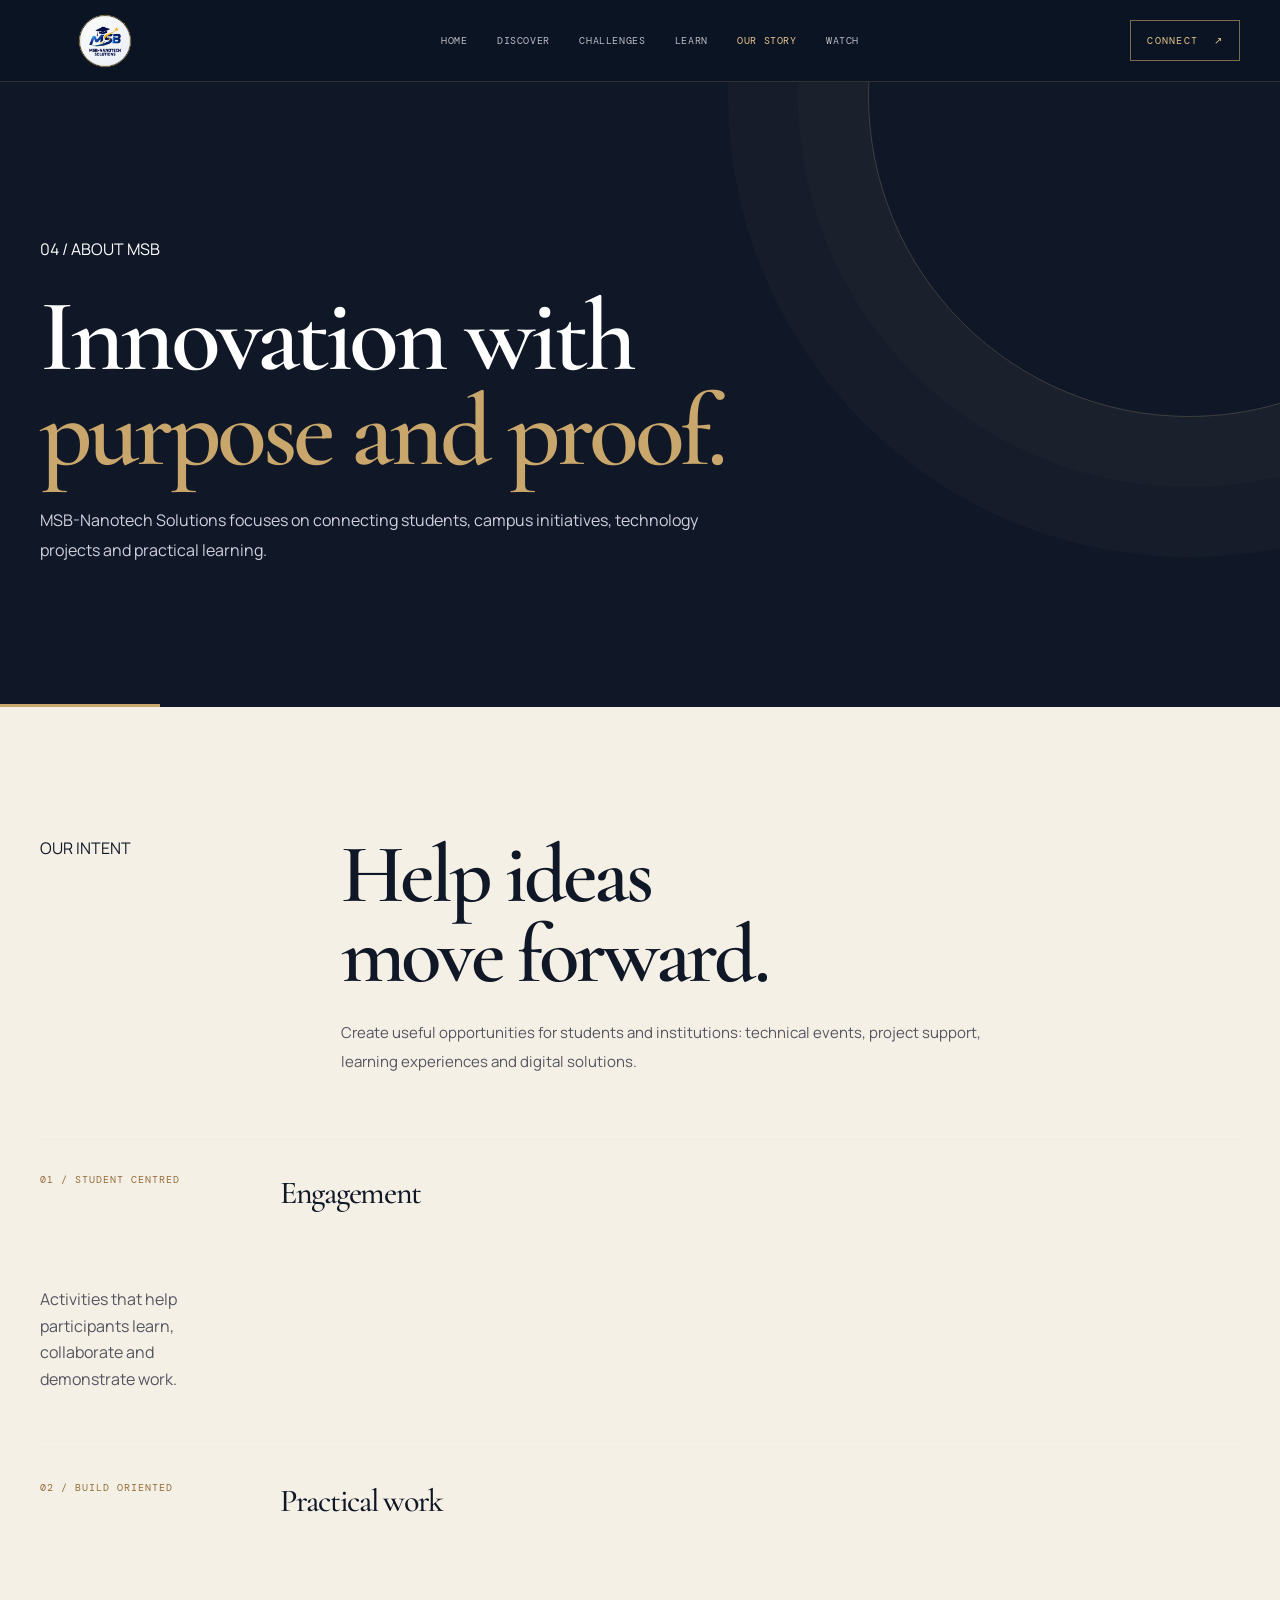
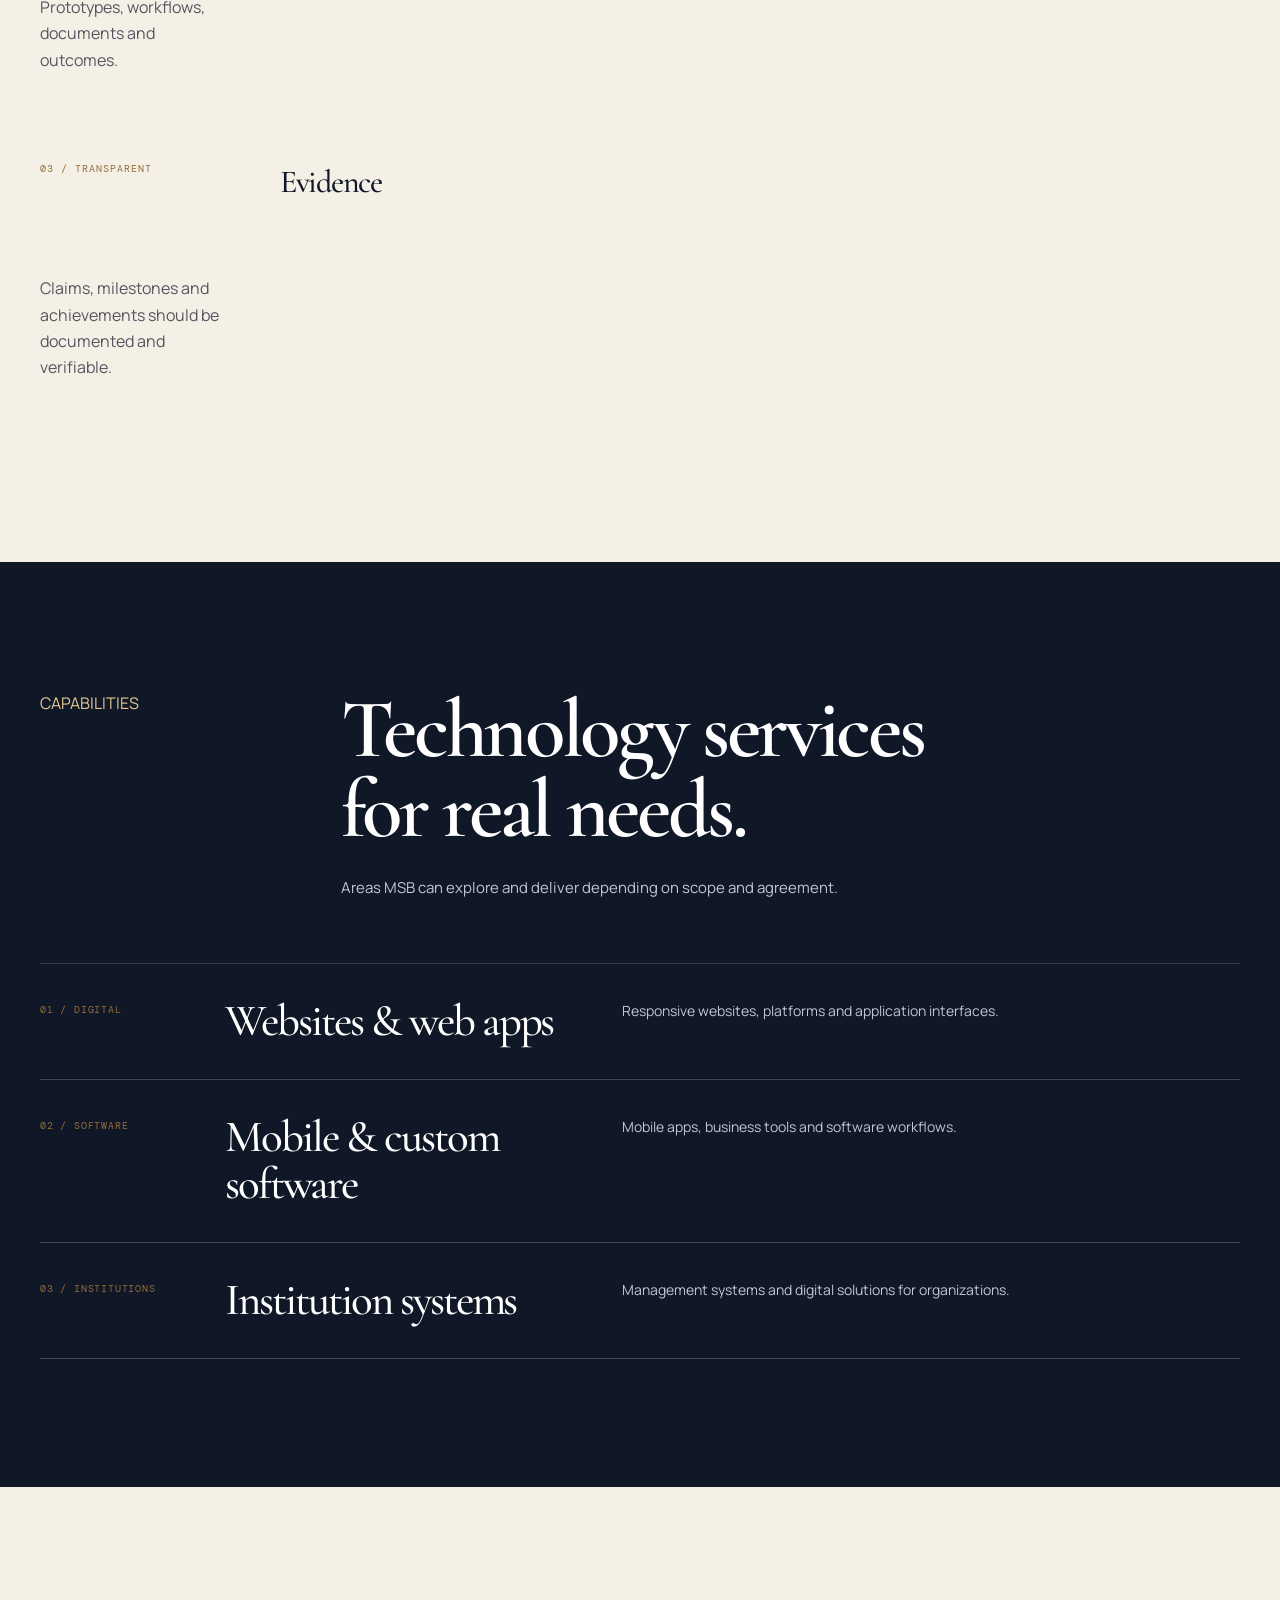
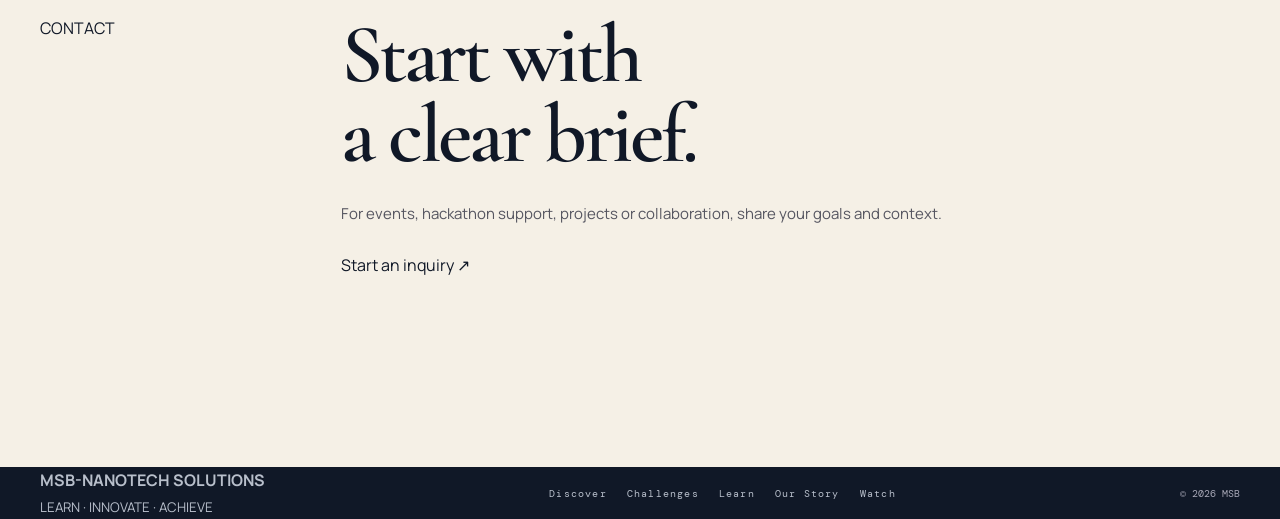
<file: about.html>
<!doctype html><html lang="en"><head><meta charset="utf-8"><meta name="viewport" content="width=device-width,initial-scale=1"><meta name="theme-color" content="#090e1d"><title>about | MSB-Nanotech Solutions</title><link rel="preconnect" href="https://fonts.googleapis.com"><link rel="preconnect" href="https://fonts.gstatic.com" crossorigin><link href="https://fonts.googleapis.com/css2?family=Cormorant+Garamond:wght@500;600;700&display=swap" rel="stylesheet"><link rel="stylesheet" href="assets/site.css?v=gold-globe-motion"></head><body><div class="progress"></div><header class="home-header"><div class="home-nav"><a class="home-logo" href="index.html"><img src="assets/MSB-logo.png" alt="MSB Nanotech Solutions"></a><nav class="home-links" aria-label="Main navigation"><a href="index.html">Home</a><a href="events.html">Discover</a><a href="hackathons.html">Challenges</a><a href="courses.html">Learn</a><a href="about.html" aria-current="page">Our Story</a><a href="videos.html">Watch</a></nav><a class="home-contact" href="about.html#contact">Connect <span>↗</span></a><button class="home-menu" aria-expanded="false" aria-controls="home-navigation">Menu</button></div></header><main><div class="pagehero"><div class="wrap"><div class="eyebrow">04 / ABOUT MSB</div><h1>Innovation with<br><em>purpose and proof.</em></h1><p>MSB-Nanotech Solutions focuses on connecting students, campus initiatives, technology projects and practical learning.</p></div></div><section class="section"><div class="wrap"><div class="head"><div class="eyebrow">OUR INTENT</div><div><h2>Help ideas<br>move forward.</h2><p>Create useful opportunities for students and institutions: technical events, project support, learning experiences and digital solutions.</p></div></div><div class="list"><div class="item"><span class="num">01 / STUDENT CENTRED</span><h3>Engagement</h3><p>Activities that help participants learn, collaborate and demonstrate work.</p></div><div class="item"><span class="num">02 / BUILD ORIENTED</span><h3>Practical work</h3><p>Prototypes, workflows, documents and outcomes.</p></div><div class="item"><span class="num">03 / TRANSPARENT</span><h3>Evidence</h3><p>Claims, milestones and achievements should be documented and verifiable.</p></div></div></div></section><section class="section dark" id="services"><div class="wrap"><div class="head"><div class="eyebrow">CAPABILITIES</div><div><h2>Technology services<br>for real needs.</h2><p>Areas MSB can explore and deliver depending on scope and agreement.</p></div></div><div class="cards"><article class="card"><span class="num">01 / DIGITAL</span><h3>Websites & web apps</h3><p>Responsive websites, platforms and application interfaces.</p></article><article class="card"><span class="num">02 / SOFTWARE</span><h3>Mobile & custom software</h3><p>Mobile apps, business tools and software workflows.</p></article><article class="card"><span class="num">03 / INSTITUTIONS</span><h3>Institution systems</h3><p>Management systems and digital solutions for organizations.</p></article></div></div></section><section class="section" id="contact"><div class="wrap"><div class="head"><div class="eyebrow">CONTACT</div><div><h2>Start with<br>a clear brief.</h2><p>For events, hackathon support, projects or collaboration, share your goals and context.</p><a class="button" style="display:inline-block;margin-top:24px" href="https://github.com/dekubakuko2007-arch/nano-tech/issues/new?title=MSB%20inquiry" target="_blank" rel="noopener">Start an inquiry ↗</a></div></div></div></section></main><footer><div class="wrap foot"><span><b>MSB-NANOTECH SOLUTIONS</b><br><small >LEARN · INNOVATE · ACHIEVE</small></span><div class="footlinks"><a href="events.html">Discover</a><a href="hackathons.html">Challenges</a><a href="courses.html">Learn</a><a href="about.html">Our Story</a><a href="videos.html">Watch</a></div><span class="copyright">© <span id="year"></span> MSB</span></div></footer><script src="assets/site.js"></script></body></html>
</file>
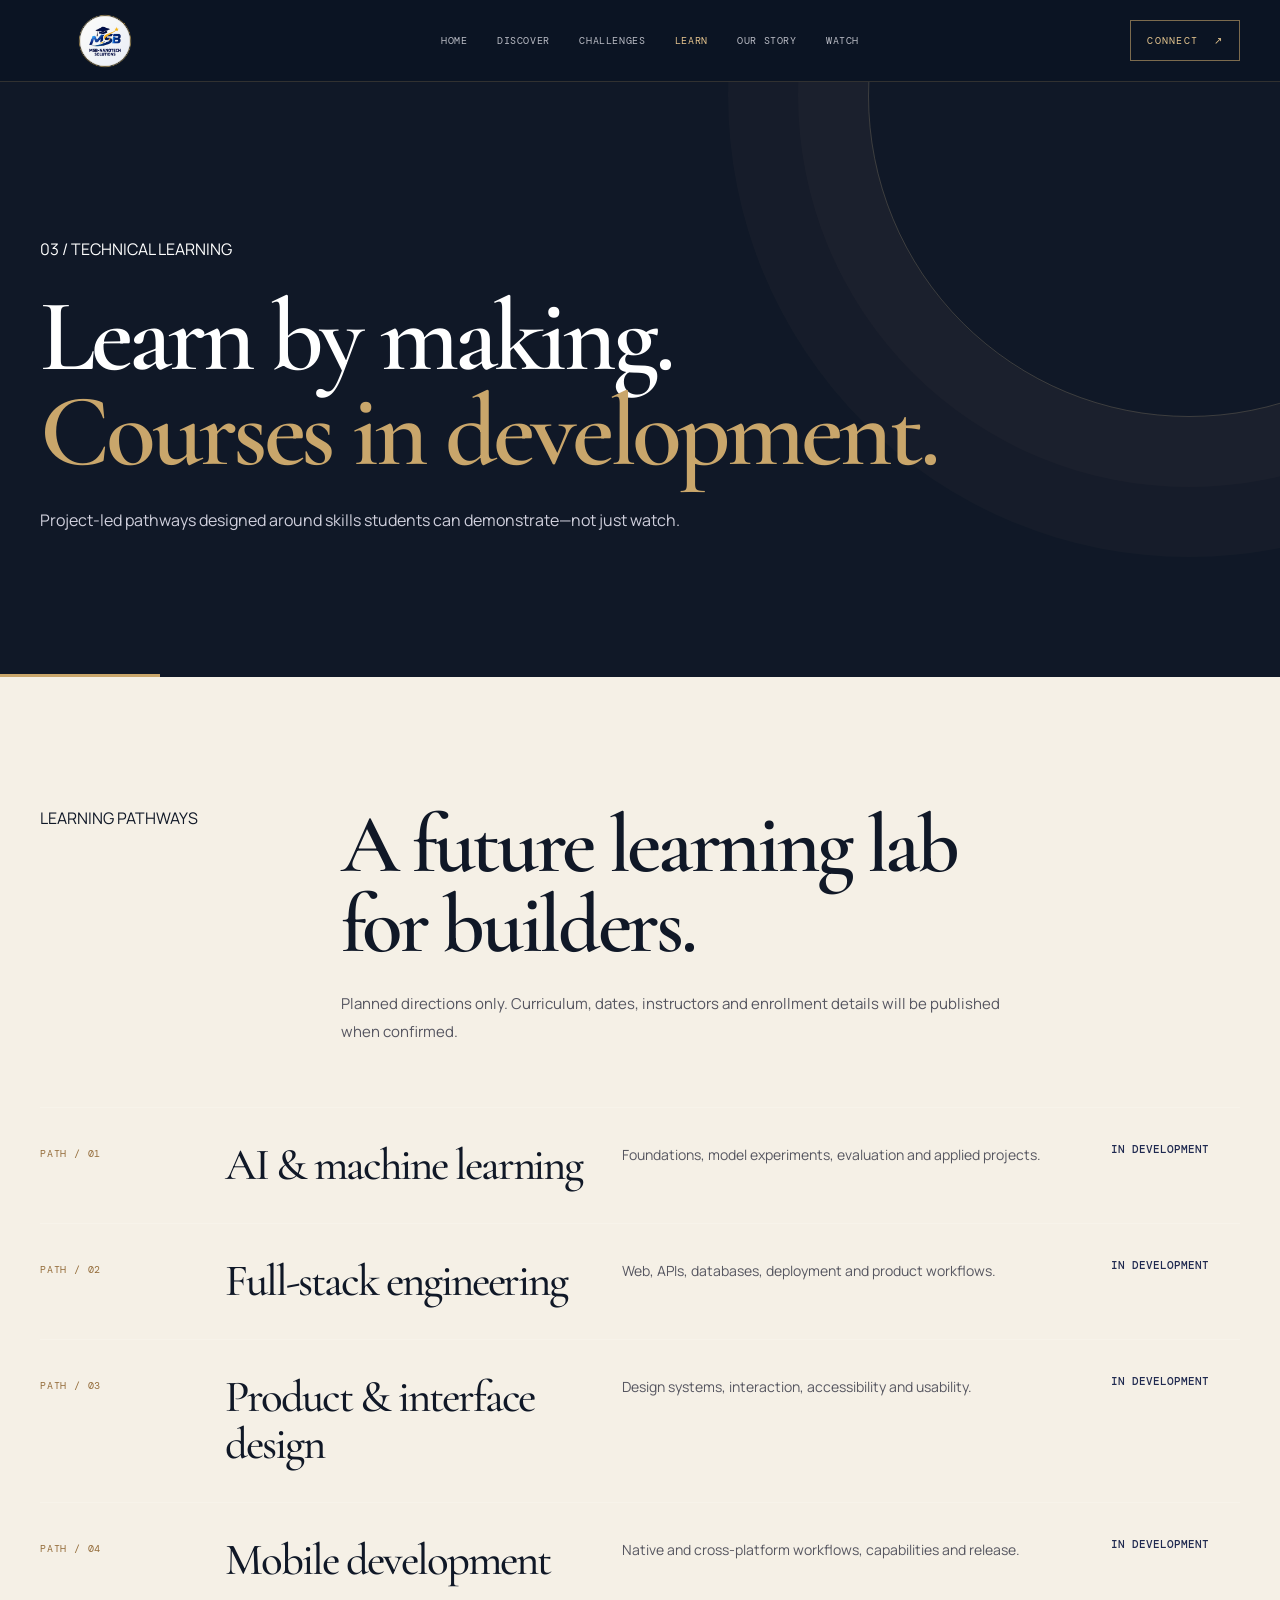
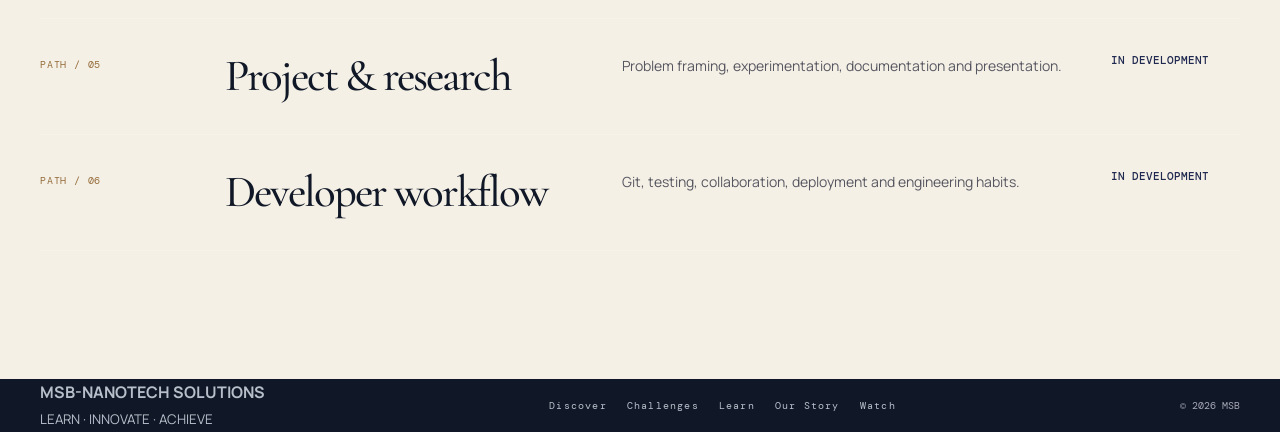
<file: courses.html>
<!doctype html><html lang="en"><head><meta charset="utf-8"><meta name="viewport" content="width=device-width,initial-scale=1"><meta name="theme-color" content="#090e1d"><title>courses | MSB-Nanotech Solutions</title><link rel="preconnect" href="https://fonts.googleapis.com"><link rel="preconnect" href="https://fonts.gstatic.com" crossorigin><link href="https://fonts.googleapis.com/css2?family=Cormorant+Garamond:wght@500;600;700&display=swap" rel="stylesheet"><link rel="stylesheet" href="assets/site.css?v=gold-globe-motion"></head><body><div class="progress"></div><header class="home-header"><div class="home-nav"><a class="home-logo" href="index.html"><img src="assets/MSB-logo.png" alt="MSB Nanotech Solutions"></a><nav class="home-links" aria-label="Main navigation"><a href="index.html">Home</a><a href="events.html">Discover</a><a href="hackathons.html">Challenges</a><a href="courses.html" aria-current="page">Learn</a><a href="about.html">Our Story</a><a href="videos.html">Watch</a></nav><a class="home-contact" href="about.html#contact">Connect <span>↗</span></a><button class="home-menu" aria-expanded="false" aria-controls="home-navigation">Menu</button></div></header><main><div class="pagehero"><div class="wrap"><div class="eyebrow">03 / TECHNICAL LEARNING</div><h1>Learn by making.<br><em>Courses in development.</em></h1><p>Project-led pathways designed around skills students can demonstrate—not just watch.</p></div></div><section class="section"><div class="wrap"><div class="head"><div class="eyebrow">LEARNING PATHWAYS</div><div><h2>A future learning lab<br>for builders.</h2><p>Planned directions only. Curriculum, dates, instructors and enrollment details will be published when confirmed.</p></div></div><div class="cards"><article class="card"><span class="num">PATH / 01</span><h3>AI & machine learning</h3><p>Foundations, model experiments, evaluation and applied projects.</p><a>IN DEVELOPMENT</a></article><article class="card"><span class="num">PATH / 02</span><h3>Full-stack engineering</h3><p>Web, APIs, databases, deployment and product workflows.</p><a>IN DEVELOPMENT</a></article><article class="card"><span class="num">PATH / 03</span><h3>Product & interface design</h3><p>Design systems, interaction, accessibility and usability.</p><a>IN DEVELOPMENT</a></article><article class="card"><span class="num">PATH / 04</span><h3>Mobile development</h3><p>Native and cross-platform workflows, capabilities and release.</p><a>IN DEVELOPMENT</a></article><article class="card"><span class="num">PATH / 05</span><h3>Project & research</h3><p>Problem framing, experimentation, documentation and presentation.</p><a>IN DEVELOPMENT</a></article><article class="card"><span class="num">PATH / 06</span><h3>Developer workflow</h3><p>Git, testing, collaboration, deployment and engineering habits.</p><a>IN DEVELOPMENT</a></article></div></div></section></main><footer><div class="wrap foot"><span><b>MSB-NANOTECH SOLUTIONS</b><br><small >LEARN · INNOVATE · ACHIEVE</small></span><div class="footlinks"><a href="events.html">Discover</a><a href="hackathons.html">Challenges</a><a href="courses.html">Learn</a><a href="about.html">Our Story</a><a href="videos.html">Watch</a></div><span class="copyright">© <span id="year"></span> MSB</span></div></footer><script src="assets/site.js"></script></body></html>
</file>
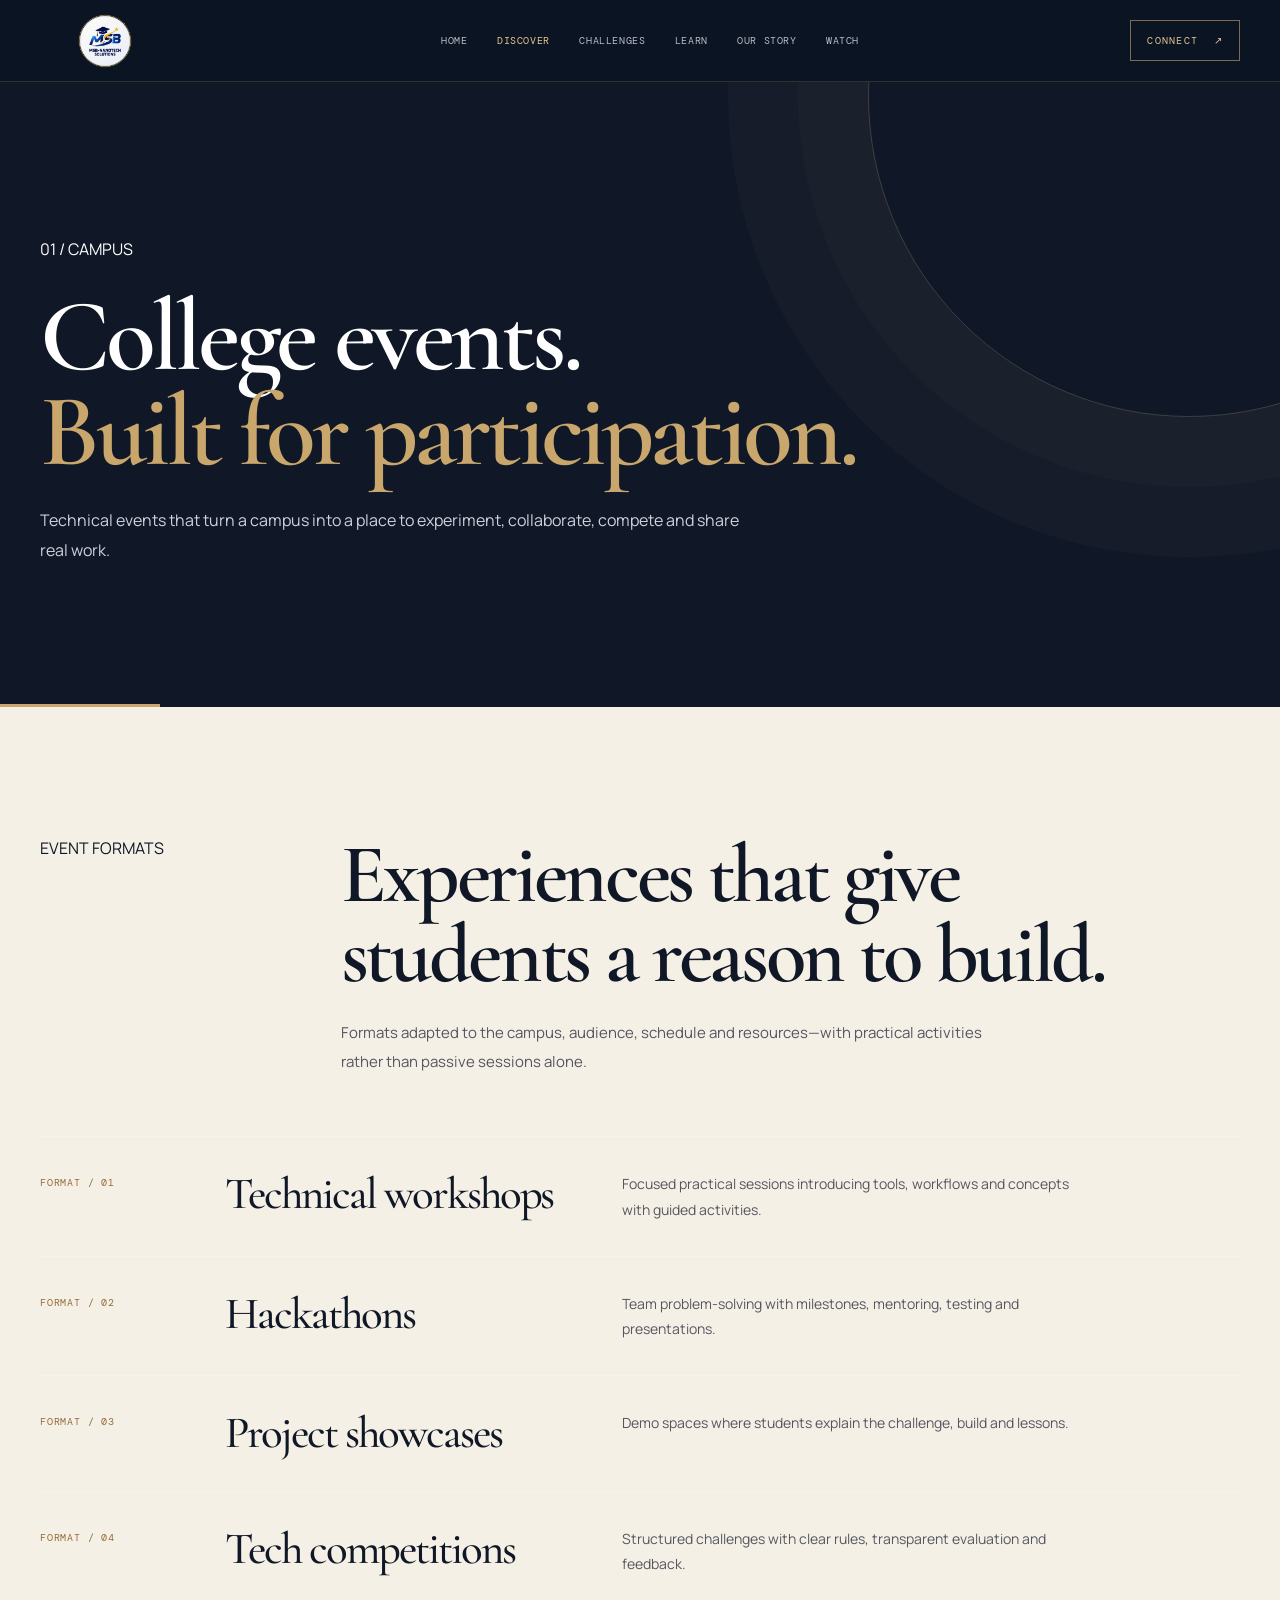
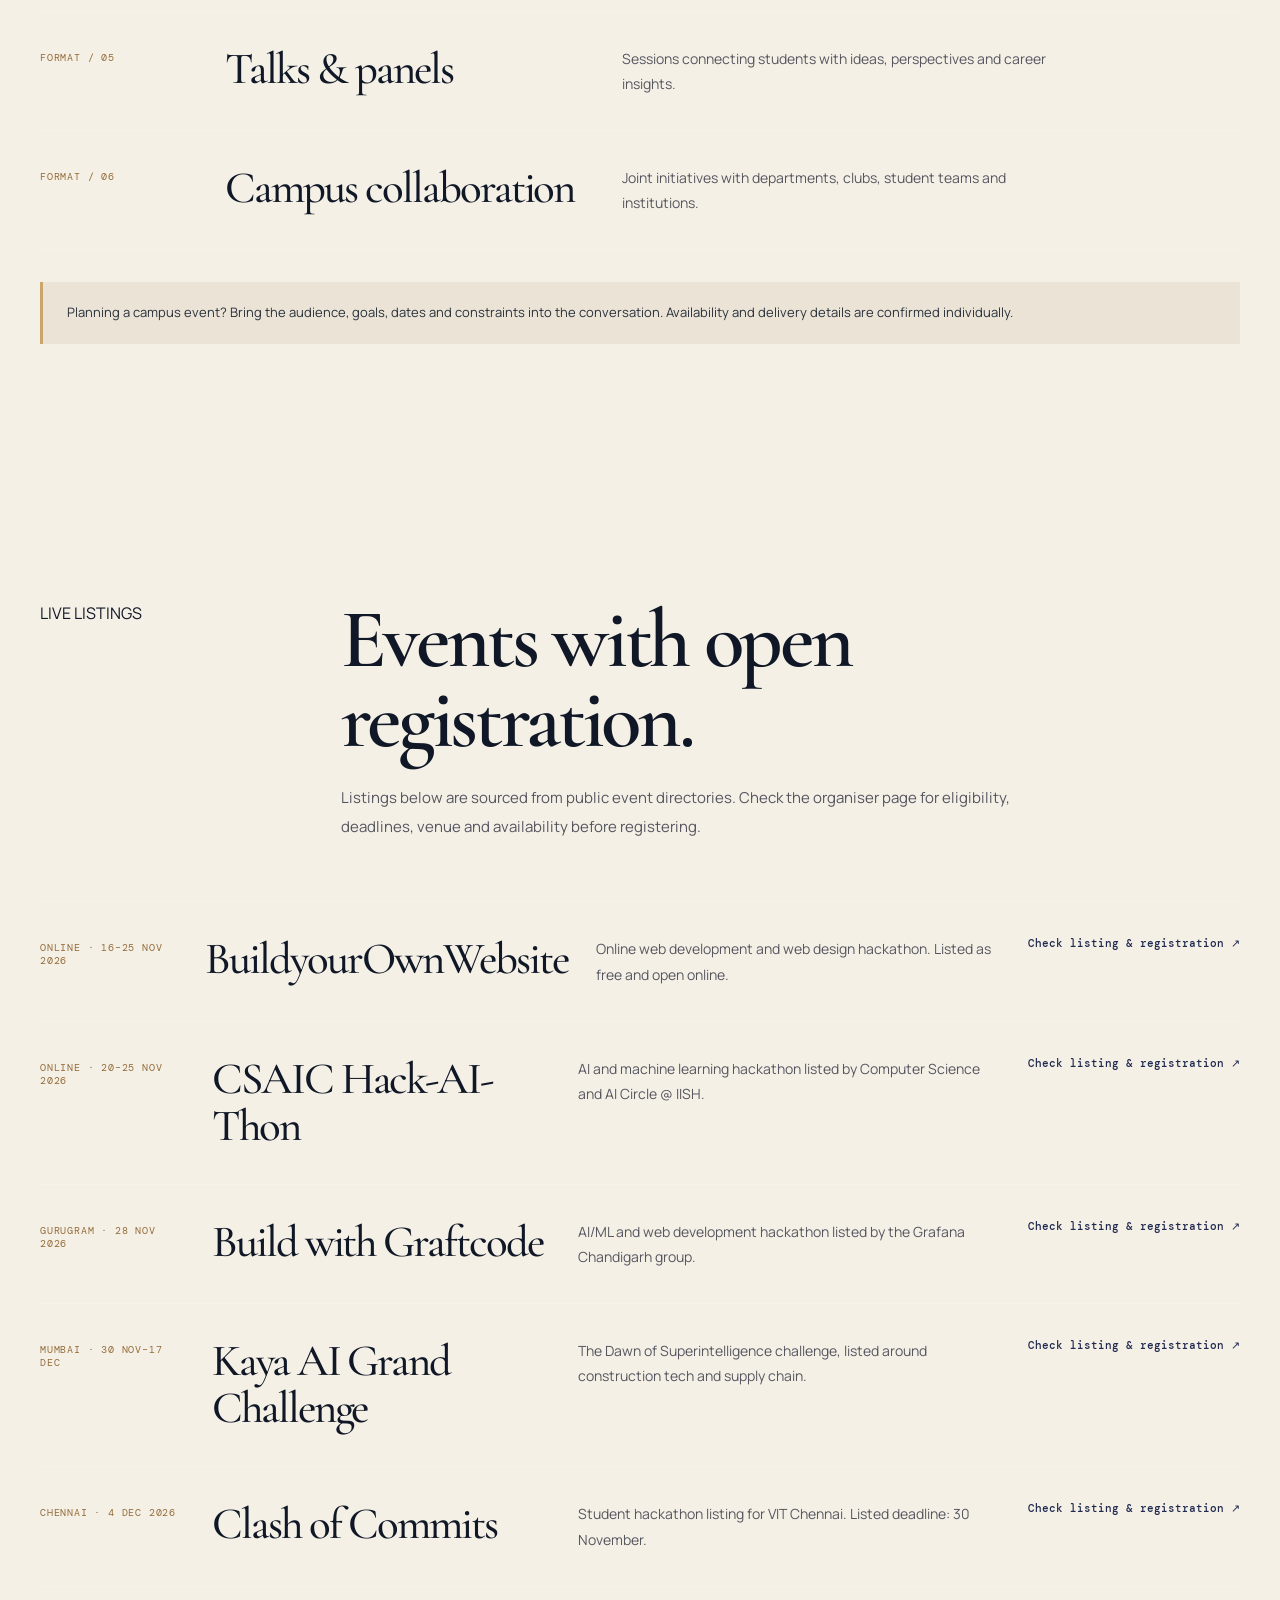
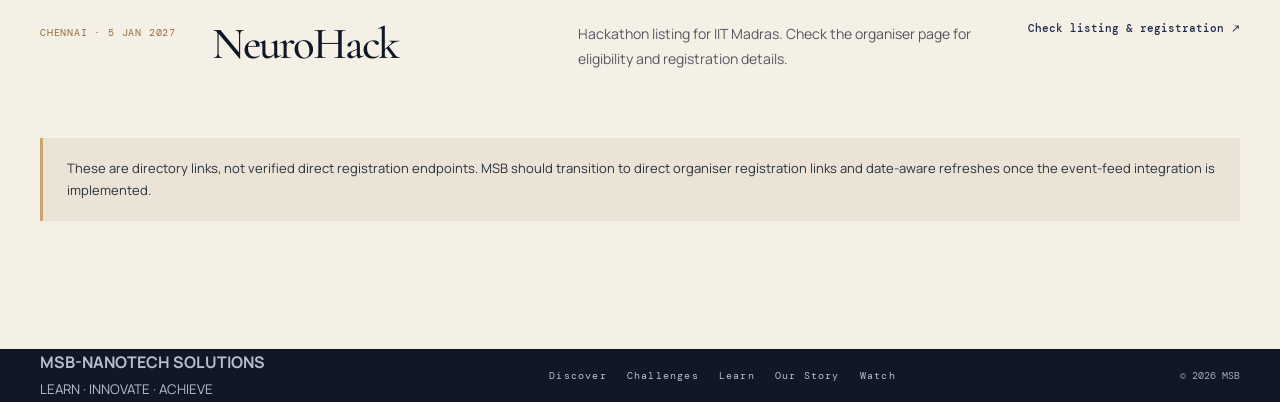
<file: events.html>
<!doctype html><html lang="en"><head><meta charset="utf-8"><meta name="viewport" content="width=device-width,initial-scale=1"><meta name="theme-color" content="#090e1d"><title>events | MSB-Nanotech Solutions</title><link rel="preconnect" href="https://fonts.googleapis.com"><link rel="preconnect" href="https://fonts.gstatic.com" crossorigin><link href="https://fonts.googleapis.com/css2?family=Cormorant+Garamond:wght@500;600;700&display=swap" rel="stylesheet"><link rel="stylesheet" href="assets/site.css?v=gold-globe-motion"></head><body><div class="progress"></div><header class="home-header"><div class="home-nav"><a class="home-logo" href="index.html"><img src="assets/MSB-logo.png" alt="MSB Nanotech Solutions"></a><nav class="home-links" aria-label="Main navigation"><a href="index.html">Home</a><a href="events.html" aria-current="page">Discover</a><a href="hackathons.html">Challenges</a><a href="courses.html">Learn</a><a href="about.html">Our Story</a><a href="videos.html">Watch</a></nav><a class="home-contact" href="about.html#contact">Connect <span>↗</span></a><button class="home-menu" aria-expanded="false" aria-controls="home-navigation">Menu</button></div></header><main><div class="pagehero"><div class="wrap"><div class="eyebrow">01 / CAMPUS</div><h1>College events.<br><em>Built for participation.</em></h1><p>Technical events that turn a campus into a place to experiment, collaborate, compete and share real work.</p></div></div><section class="section" id="formats"><div class="wrap"><div class="head"><div class="eyebrow">EVENT FORMATS</div><div><h2>Experiences that give<br>students a reason to build.</h2><p>Formats adapted to the campus, audience, schedule and resources—with practical activities rather than passive sessions alone.</p></div></div><div class="cards"><article class="card"><span class="num">FORMAT / 01</span><h3>Technical workshops</h3><p>Focused practical sessions introducing tools, workflows and concepts with guided activities.</p></article><article class="card"><span class="num">FORMAT / 02</span><h3>Hackathons</h3><p>Team problem-solving with milestones, mentoring, testing and presentations.</p></article><article class="card"><span class="num">FORMAT / 03</span><h3>Project showcases</h3><p>Demo spaces where students explain the challenge, build and lessons.</p></article><article class="card"><span class="num">FORMAT / 04</span><h3>Tech competitions</h3><p>Structured challenges with clear rules, transparent evaluation and feedback.</p></article><article class="card"><span class="num">FORMAT / 05</span><h3>Talks & panels</h3><p>Sessions connecting students with ideas, perspectives and career insights.</p></article><article class="card"><span class="num">FORMAT / 06</span><h3>Campus collaboration</h3><p>Joint initiatives with departments, clubs, student teams and institutions.</p></article></div><div class="notice">Planning a campus event? Bring the audience, goals, dates and constraints into the conversation. Availability and delivery details are confirmed individually.</div></div></section><section class="section live-events"><div class="wrap"><div class="head"><div class="eyebrow">LIVE LISTINGS</div><div><h2>Events with open<br>registration.</h2><p>Listings below are sourced from public event directories. Check the organiser page for eligibility, deadlines, venue and availability before registering.</p></div></div><div class="cards">
<article class="card"><span class="num">ONLINE · 16–25 NOV 2026</span><h3>BuildyourOwnWebsite</h3><p>Online web development and web design hackathon. Listed as free and open online.</p><a href="https://indiahackathons.com/student-hackathons" target="_blank" rel="noopener">Check listing & registration ↗</a></article>
<article class="card"><span class="num">ONLINE · 20–25 NOV 2026</span><h3>CSAIC Hack-AI-Thon</h3><p>AI and machine learning hackathon listed by Computer Science and AI Circle @ IISH.</p><a href="https://indiahackathons.com/student-hackathons" target="_blank" rel="noopener">Check listing & registration ↗</a></article>
<article class="card"><span class="num">GURUGRAM · 28 NOV 2026</span><h3>Build with Graftcode</h3><p>AI/ML and web development hackathon listed by the Grafana Chandigarh group.</p><a href="https://indiahackathons.com/" target="_blank" rel="noopener">Check listing & registration ↗</a></article>
<article class="card"><span class="num">MUMBAI · 30 NOV–17 DEC</span><h3>Kaya AI Grand Challenge</h3><p>The Dawn of Superintelligence challenge, listed around construction tech and supply chain.</p><a href="https://indiahackathons.com/" target="_blank" rel="noopener">Check listing & registration ↗</a></article>
<article class="card"><span class="num">CHENNAI · 4 DEC 2026</span><h3>Clash of Commits</h3><p>Student hackathon listing for VIT Chennai. Listed deadline: 30 November.</p><a href="https://techsnap.in/hackathons/city/chennai" target="_blank" rel="noopener">Check listing & registration ↗</a></article>
<article class="card"><span class="num">CHENNAI · 5 JAN 2027</span><h3>NeuroHack</h3><p>Hackathon listing for IIT Madras. Check the organiser page for eligibility and registration details.</p><a href="https://techsnap.in/hackathons/city/chennai" target="_blank" rel="noopener">Check listing & registration ↗</a></article>
</div><div class="notice">These are directory links, not verified direct registration endpoints. MSB should transition to direct organiser registration links and date-aware refreshes once the event-feed integration is implemented.</div></div></section></main><footer><div class="wrap foot"><span><b>MSB-NANOTECH SOLUTIONS</b><br><small >LEARN · INNOVATE · ACHIEVE</small></span><div class="footlinks"><a href="events.html">Discover</a><a href="hackathons.html">Challenges</a><a href="courses.html">Learn</a><a href="about.html">Our Story</a><a href="videos.html">Watch</a></div><span class="copyright">© <span id="year"></span> MSB</span></div></footer><script src="assets/site.js"></script></body></html>
</file>
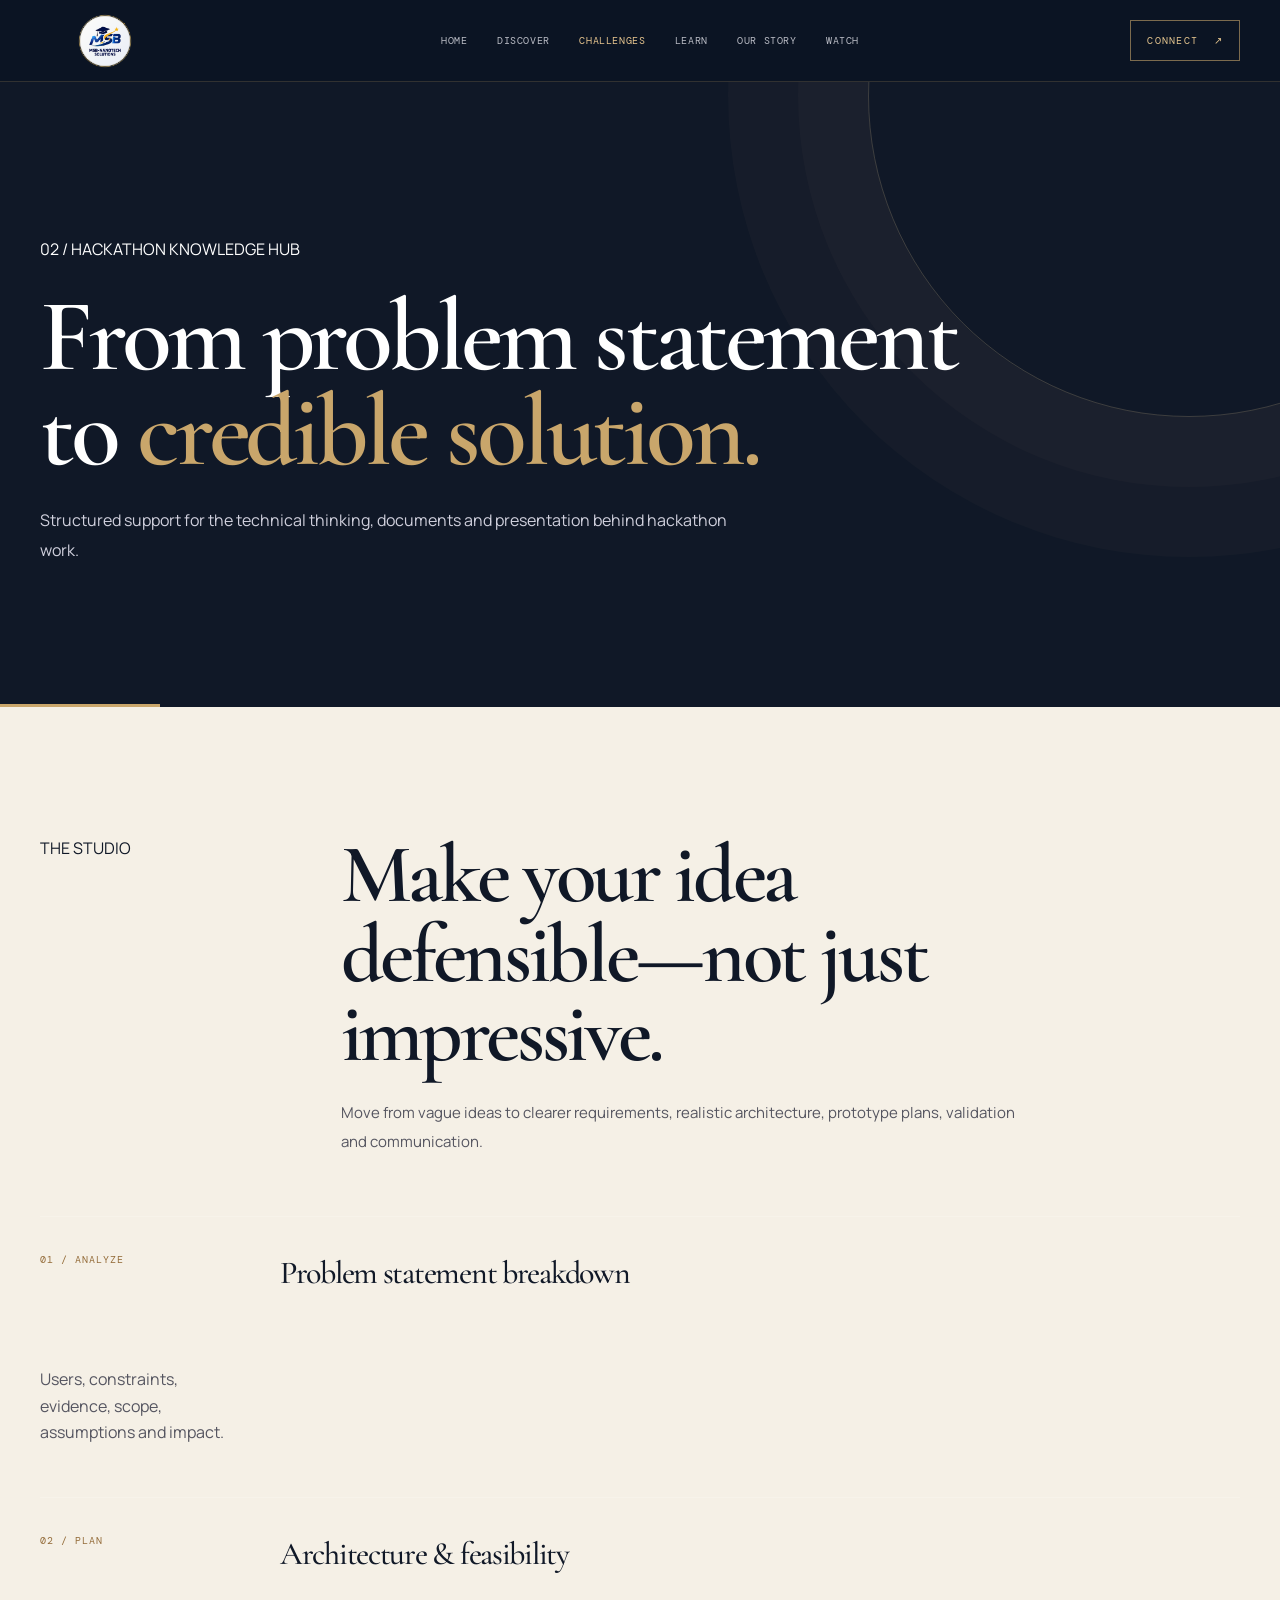
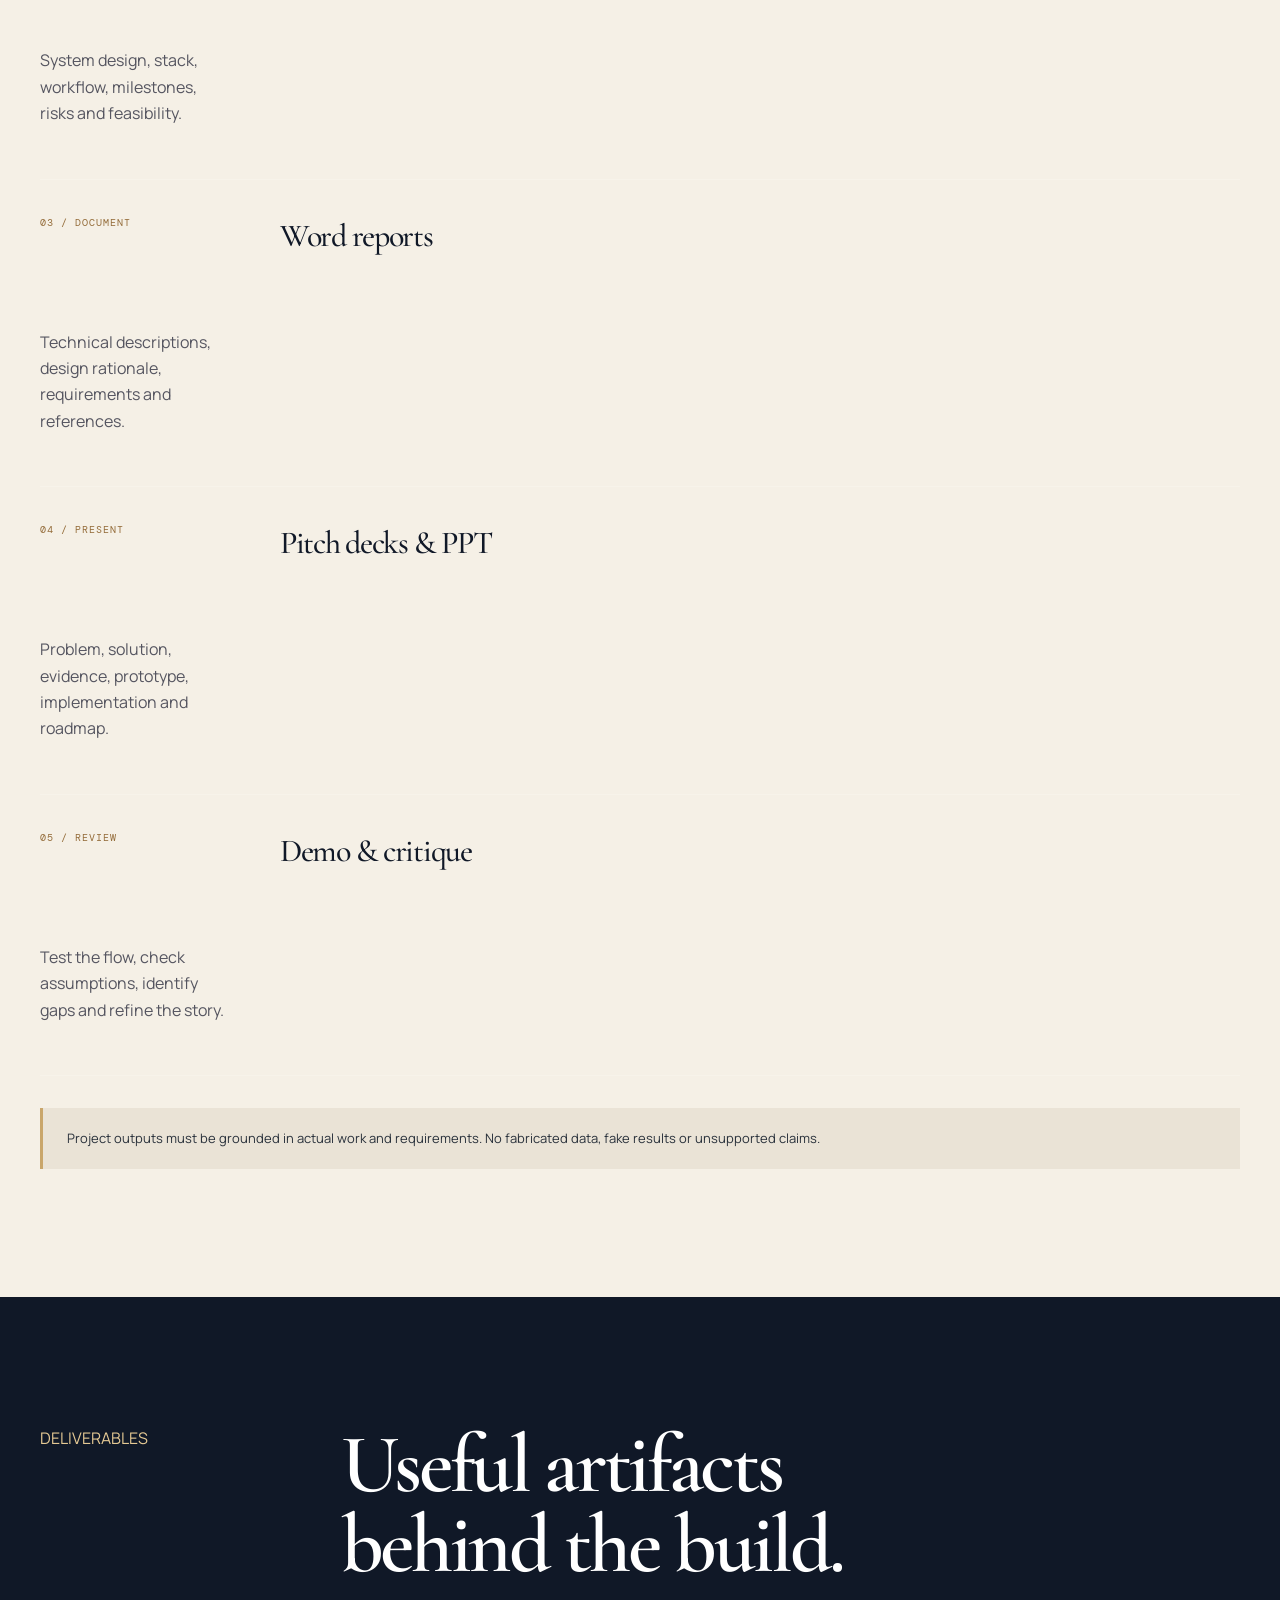
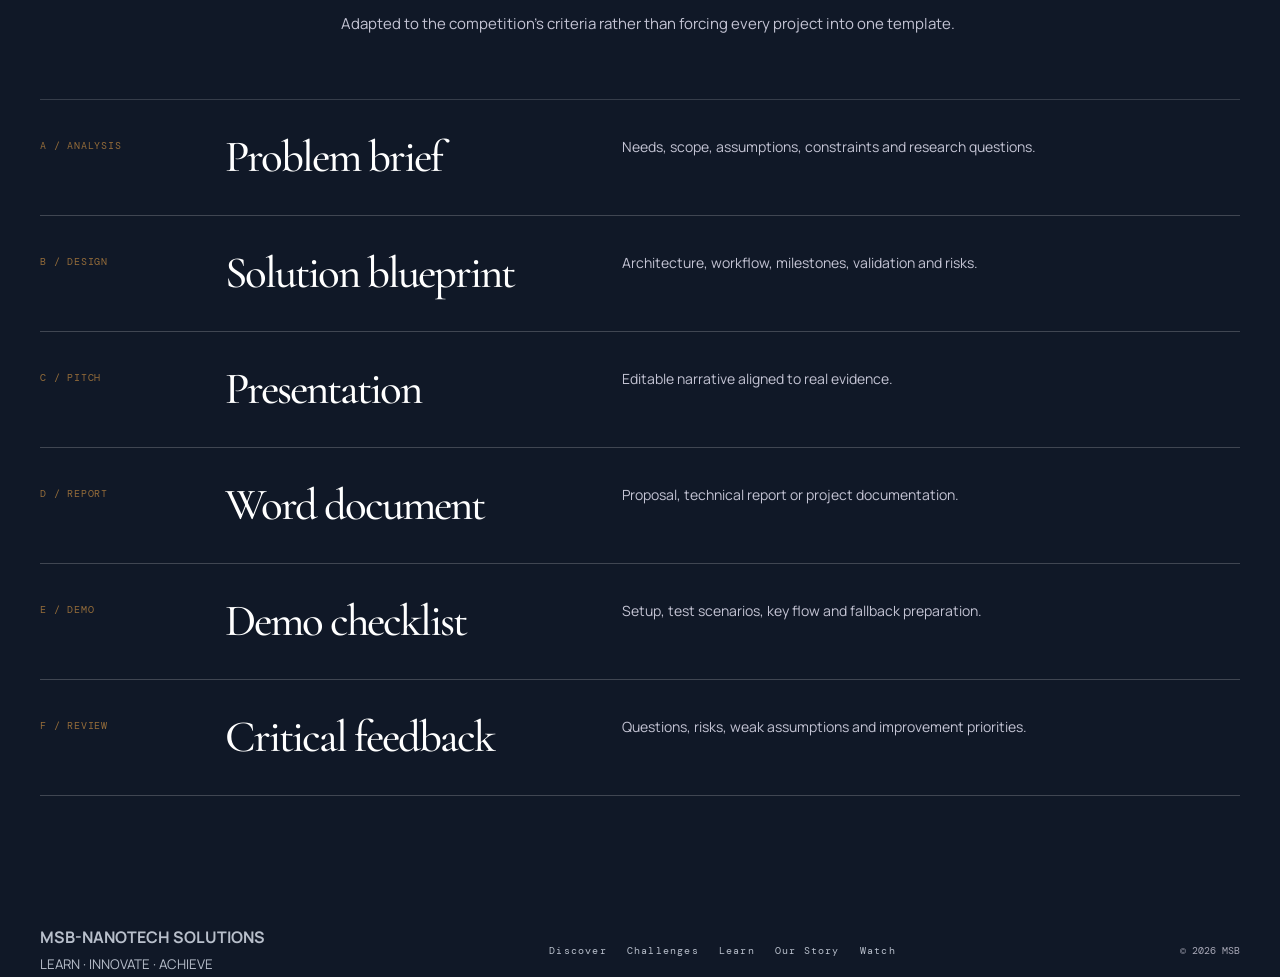
<file: hackathons.html>
<!doctype html><html lang="en"><head><meta charset="utf-8"><meta name="viewport" content="width=device-width,initial-scale=1"><meta name="theme-color" content="#090e1d"><title>hackathons | MSB-Nanotech Solutions</title><link rel="preconnect" href="https://fonts.googleapis.com"><link rel="preconnect" href="https://fonts.gstatic.com" crossorigin><link href="https://fonts.googleapis.com/css2?family=Cormorant+Garamond:wght@500;600;700&display=swap" rel="stylesheet"><link rel="stylesheet" href="assets/site.css?v=gold-globe-motion"></head><body><div class="progress"></div><header class="home-header"><div class="home-nav"><a class="home-logo" href="index.html"><img src="assets/MSB-logo.png" alt="MSB Nanotech Solutions"></a><nav class="home-links" aria-label="Main navigation"><a href="index.html">Home</a><a href="events.html">Discover</a><a href="hackathons.html" aria-current="page">Challenges</a><a href="courses.html">Learn</a><a href="about.html">Our Story</a><a href="videos.html">Watch</a></nav><a class="home-contact" href="about.html#contact">Connect <span>↗</span></a><button class="home-menu" aria-expanded="false" aria-controls="home-navigation">Menu</button></div></header><main><div class="pagehero"><div class="wrap"><div class="eyebrow">02 / HACKATHON KNOWLEDGE HUB</div><h1>From problem statement<br>to <em>credible solution.</em></h1><p>Structured support for the technical thinking, documents and presentation behind hackathon work.</p></div></div><section class="section"><div class="wrap"><div class="head"><div class="eyebrow">THE STUDIO</div><div><h2>Make your idea<br>defensible—not just impressive.</h2><p>Move from vague ideas to clearer requirements, realistic architecture, prototype plans, validation and communication.</p></div></div><div class="list"><div class="item"><span class="num">01 / ANALYZE</span><h3>Problem statement breakdown</h3><p>Users, constraints, evidence, scope, assumptions and impact.</p></div><div class="item"><span class="num">02 / PLAN</span><h3>Architecture & feasibility</h3><p>System design, stack, workflow, milestones, risks and feasibility.</p></div><div class="item"><span class="num">03 / DOCUMENT</span><h3>Word reports</h3><p>Technical descriptions, design rationale, requirements and references.</p></div><div class="item"><span class="num">04 / PRESENT</span><h3>Pitch decks & PPT</h3><p>Problem, solution, evidence, prototype, implementation and roadmap.</p></div><div class="item"><span class="num">05 / REVIEW</span><h3>Demo & critique</h3><p>Test the flow, check assumptions, identify gaps and refine the story.</p></div></div><div class="notice">Project outputs must be grounded in actual work and requirements. No fabricated data, fake results or unsupported claims.</div></div></section><section class="section dark"><div class="wrap"><div class="head"><div class="eyebrow">DELIVERABLES</div><div><h2>Useful artifacts<br>behind the build.</h2><p>Adapted to the competition's criteria rather than forcing every project into one template.</p></div></div><div class="cards"><article class="card"><span class="num">A / ANALYSIS</span><h3>Problem brief</h3><p>Needs, scope, assumptions, constraints and research questions.</p></article><article class="card"><span class="num">B / DESIGN</span><h3>Solution blueprint</h3><p>Architecture, workflow, milestones, validation and risks.</p></article><article class="card"><span class="num">C / PITCH</span><h3>Presentation</h3><p>Editable narrative aligned to real evidence.</p></article><article class="card"><span class="num">D / REPORT</span><h3>Word document</h3><p>Proposal, technical report or project documentation.</p></article><article class="card"><span class="num">E / DEMO</span><h3>Demo checklist</h3><p>Setup, test scenarios, key flow and fallback preparation.</p></article><article class="card"><span class="num">F / REVIEW</span><h3>Critical feedback</h3><p>Questions, risks, weak assumptions and improvement priorities.</p></article></div></div></section></main><footer><div class="wrap foot"><span><b>MSB-NANOTECH SOLUTIONS</b><br><small >LEARN · INNOVATE · ACHIEVE</small></span><div class="footlinks"><a href="events.html">Discover</a><a href="hackathons.html">Challenges</a><a href="courses.html">Learn</a><a href="about.html">Our Story</a><a href="videos.html">Watch</a></div><span class="copyright">© <span id="year"></span> MSB</span></div></footer><script src="assets/site.js"></script></body></html>
</file>
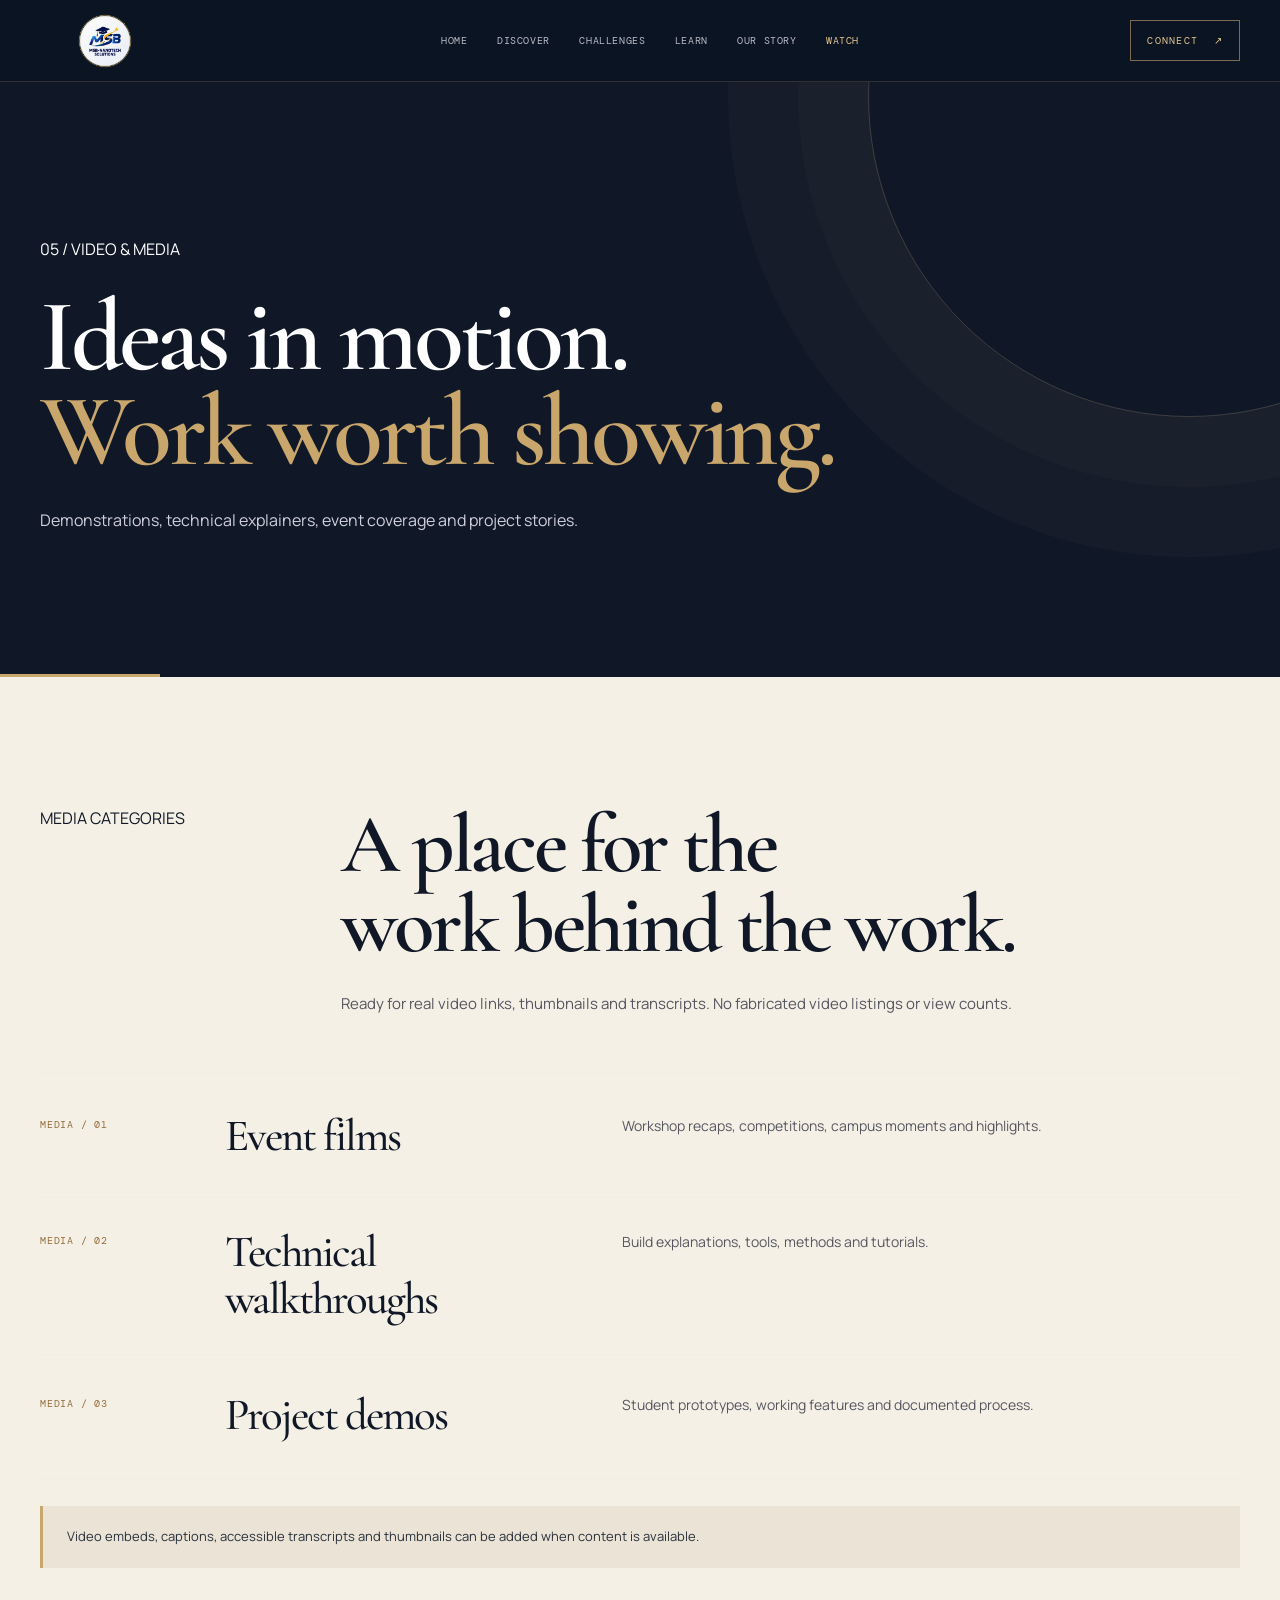
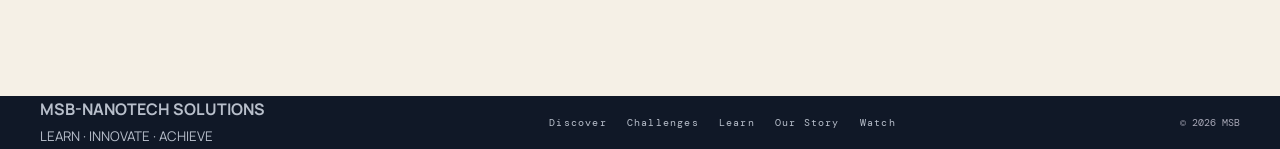
<file: videos.html>
<!doctype html><html lang="en"><head><meta charset="utf-8"><meta name="viewport" content="width=device-width,initial-scale=1"><meta name="theme-color" content="#090e1d"><title>videos | MSB-Nanotech Solutions</title><link rel="preconnect" href="https://fonts.googleapis.com"><link rel="preconnect" href="https://fonts.gstatic.com" crossorigin><link href="https://fonts.googleapis.com/css2?family=Cormorant+Garamond:wght@500;600;700&display=swap" rel="stylesheet"><link rel="stylesheet" href="assets/site.css?v=gold-globe-motion"></head><body><div class="progress"></div><header class="home-header"><div class="home-nav"><a class="home-logo" href="index.html"><img src="assets/MSB-logo.png" alt="MSB Nanotech Solutions"></a><nav class="home-links" aria-label="Main navigation"><a href="index.html">Home</a><a href="events.html">Discover</a><a href="hackathons.html">Challenges</a><a href="courses.html">Learn</a><a href="about.html">Our Story</a><a href="videos.html" aria-current="page">Watch</a></nav><a class="home-contact" href="about.html#contact">Connect <span>↗</span></a><button class="home-menu" aria-expanded="false" aria-controls="home-navigation">Menu</button></div></header><main><div class="pagehero"><div class="wrap"><div class="eyebrow">05 / VIDEO & MEDIA</div><h1>Ideas in motion.<br><em>Work worth showing.</em></h1><p>Demonstrations, technical explainers, event coverage and project stories.</p></div></div><section class="section"><div class="wrap"><div class="head"><div class="eyebrow">MEDIA CATEGORIES</div><div><h2>A place for the<br>work behind the work.</h2><p>Ready for real video links, thumbnails and transcripts. No fabricated video listings or view counts.</p></div></div><div class="cards"><article class="card"><span class="num">MEDIA / 01</span><h3>Event films</h3><p>Workshop recaps, competitions, campus moments and highlights.</p></article><article class="card"><span class="num">MEDIA / 02</span><h3>Technical walkthroughs</h3><p>Build explanations, tools, methods and tutorials.</p></article><article class="card"><span class="num">MEDIA / 03</span><h3>Project demos</h3><p>Student prototypes, working features and documented process.</p></article></div><div class="notice">Video embeds, captions, accessible transcripts and thumbnails can be added when content is available.</div></div></section></main><footer><div class="wrap foot"><span><b>MSB-NANOTECH SOLUTIONS</b><br><small >LEARN · INNOVATE · ACHIEVE</small></span><div class="footlinks"><a href="events.html">Discover</a><a href="hackathons.html">Challenges</a><a href="courses.html">Learn</a><a href="about.html">Our Story</a><a href="videos.html">Watch</a></div><span class="copyright">© <span id="year"></span> MSB</span></div></footer><script src="assets/site.js"></script></body></html>
</file>
<file: assets/site.css>
@import url('https://fonts.googleapis.com/css2?family=DM+Mono:wght@400;500&family=Manrope:wght@400;500;600;700;800&family=Space+Grotesk:wght@400;500;600;700&display=swap');:root{--bg:#070910;--panel:#10131c;--paper:#f1eee7;--ink:#0a0c13;--text:#e8e7ed;--muted:#999ba8;--gold:#d3a65e;--gold-soft:#e7c994;--line:rgba(255,255,255,.16);--body:'Manrope',sans-serif;--display:'Space Grotesk',sans-serif;--mono:'DM Mono',monospace}*{box-sizing:border-box}html{scroll-behavior:smooth;scroll-padding-top:95px}body{margin:0;background:var(--paper);color:var(--ink);font:16px/1.65 var(--body);overflow-x:hidden}a{color:inherit;text-decoration:none}img{max-width:100%;display:block}button{font:inherit}::selection{background:var(--gold);color:var(--bg)}:focus-visible{outline:3px solid var(--gold);outline-offset:4px}.wrap{width:min(1440px,calc(100% - 80px));margin:auto}.site-header{height:82px;position:sticky;top:0;z-index:60;background:rgba(7,9,16,.85);border-bottom:1px solid rgba(255,255,255,.1);backdrop-filter:blur(18px);color:white}.nav-wrap{width:min(1480px,calc(100% - 72px));height:100%;margin:auto;display:flex;align-items:center;justify-content:space-between;gap:28px}.brand{display:flex;align-items:center;gap:10px;flex-shrink:0}.brand img{width:54px;height:54px;object-fit:contain}.brand-word{font:600 14px var(--display);letter-spacing:.06em}.brand-word small{display:block;font:9px var(--mono);letter-spacing:.15em;color:#aaa;margin-top:1px}.links{display:flex;align-items:center;gap:clamp(16px,2.2vw,32px)}.links a{font:10px var(--mono);text-transform:uppercase;letter-spacing:.08em;color:#b6b7c2;padding:10px 0;border-bottom:1px solid transparent;transition:color .2s,border-color .2s}.links a:hover,.links a.active{color:white;border-color:var(--gold)}.header-cta{font:10px var(--mono);letter-spacing:.07em;text-transform:uppercase;border:1px solid rgba(255,255,255,.3);padding:12px 16px;color:white;transition:.25s}.header-cta span{color:var(--gold);margin-left:8px}.header-cta:hover{background:var(--gold);border-color:var(--gold);color:var(--bg)}.menu{display:none;color:white;background:transparent;border:1px solid rgba(255,255,255,.3);padding:11px 14px;min-height:44px}.scroll-line{position:fixed;z-index:100;top:0;left:0;height:2px;width:0;background:var(--gold);pointer-events:none}.hero-cinematic{position:relative;min-height:min(840px,calc(100svh - 82px));background:radial-gradient(ellipse at 70% 48%,#202332 0%,#10131b 33%,#070910 70%);color:white;overflow:hidden;padding:48px max(36px,calc((100vw - 1480px)/2)) 30px;display:grid;grid-template-columns:1fr 1.06fr;grid-template-rows:auto 1fr auto;gap:0 15px;isolation:isolate}.hero-gridlines{position:absolute;inset:0;opacity:.14;z-index:-1;background-image:linear-gradient(rgba(255,255,255,.09) 1px,transparent 1px),linear-gradient(90deg,rgba(255,255,255,.09) 1px,transparent 1px);background-size:70px 70px;mask-image:linear-gradient(to right,black,transparent 88%)}.hero-kicker{grid-column:1/3;grid-row:1;font:10px var(--mono);letter-spacing:.14em;color:#b1b2be;margin-bottom:45px}.hero-kicker span{color:var(--gold);margin:0 12px}.live-dot{display:inline-block;width:6px;height:6px;border-radius:50%;background:var(--gold);box-shadow:0 0 14px var(--gold);margin-right:8px}.hero-copy{grid-column:1;grid-row:2;align-self:center;position:relative;z-index:4;max-width:620px;padding:20px 0 60px}.hero-copy h1{font:500 clamp(75px,9vw,138px)/.84 var(--display);letter-spacing:-.085em;margin:0 0 32px}.hero-copy h1 span{color:var(--gold);font-style:italic}.hero-copy p{max-width:440px;color:#b5b7c4;font-size:15px;line-height:1.85}.hero-actions{display:flex;flex-wrap:wrap;align-items:center;gap:25px;margin-top:32px}.primary-link{display:inline-flex;align-items:center;gap:25px;background:var(--gold);color:#10131b;padding:15px 20px;font:500 10px var(--mono);letter-spacing:.07em;text-transform:uppercase;transition:transform .25s,background .25s}.primary-link:hover{transform:translateY(-3px);background:var(--gold-soft)}.secondary-link{font:10px var(--mono);letter-spacing:.07em;text-transform:uppercase;color:#c2c3ce;border-bottom:1px solid #555762;padding:12px 0;transition:.2s}.secondary-link:hover{color:white;border-color:var(--gold)}.cap-stage{grid-column:2;grid-row:2;position:relative;min-width:0;min-height:500px;align-self:stretch;cursor:grab;touch-action:pan-y}.cap-stage:active{cursor:grabbing}.cap-stage canvas{position:absolute;inset:0;width:100%;height:100%;z-index:3}.cap-glow{position:absolute;width:70%;height:55%;left:15%;top:25%;border-radius:50%;background:radial-gradient(ellipse,rgba(194,151,82,.18),transparent 65%);filter:blur(28px)}.cap-orbit{position:absolute;left:50%;top:50%;border:1px solid rgba(218,185,123,.25);border-radius:50%;transform:translate(-50%,-50%) rotate(-22deg);pointer-events:none}.orbit-a{width:82%;height:42%}.orbit-b{width:72%;height:63%;transform:translate(-50%,-50%) rotate(65deg);border-color:rgba(170,182,214,.15)}.cap-label{position:absolute;z-index:4;font:9px var(--mono);letter-spacing:.12em;color:#b7b8c4}.cap-label span{color:var(--gold);margin-left:16px}.label-top{top:18%;left:5%}.label-bottom{bottom:11%;right:4%;text-align:right}.hero-index{grid-column:1;grid-row:3;align-self:end;font:10px var(--mono);letter-spacing:.1em;color:var(--gold)}.hero-bottom{grid-column:2;grid-row:3;display:flex;justify-content:space-between;font:9px var(--mono);letter-spacing:.12em;color:#8f919e;align-self:end}.statement-band{padding:clamp(80px,10vw,150px) max(36px,calc((100vw - 1280px)/2));background:#e8e5dc;color:#12141b;position:relative}.band-marker,.section-index,.closing-index{font:10px var(--mono);letter-spacing:.15em;text-transform:uppercase;color:#777b82}.statement-band h2{font:500 clamp(45px,7.6vw,108px)/.98 var(--display);letter-spacing:-.07em;margin:42px 0 30px}.statement-band h2 em{font-style:normal;color:#9b7038}.statement-band p{max-width:580px;margin-left:min(36%,400px);font-size:15px;color:#5d5f66;line-height:1.9}.experience-section{background:#f1eee7;color:#10131b;padding:clamp(80px,10vw,150px) max(36px,calc((100vw - 1280px)/2))}.section-head{display:grid;grid-template-columns:2.4fr 7fr;gap:30px;margin-bottom:65px}.section-head h2{font:500 clamp(55px,7.8vw,110px)/.9 var(--display);letter-spacing:-.075em;margin:0}.section-head h2 em{color:#986c32;font-style:normal}.section-head p{max-width:450px;margin:30px 0 0;color:#62636b;font-size:15px;line-height:1.85}.experience-list{border-top:1px solid #bfc0bf}.experience-row{display:grid;grid-template-columns:.7fr 3.3fr 4fr .6fr 1.8fr;align-items:center;gap:25px;min-height:160px;border-bottom:1px solid #bfc0bf;position:relative;transition:padding .3s;overflow:hidden}.experience-row:hover{padding-left:10px}.row-number{font:10px var(--mono);color:#8b6a3e}.row-title{font:500 clamp(27px,3.8vw,50px)/1 var(--display);letter-spacing:-.045em}.row-description{max-width:480px;color:#5c5f65;font-size:13px;line-height:1.85}.row-arrow{font-size:22px;color:#98703d}.row-graphic{height:100%;min-height:125px;position:relative;display:flex;align-items:center;justify-content:center;overflow:hidden;background:#181c28;color:#d3a65e}.row-graphic span{font:500 12px/1.5 var(--mono);letter-spacing:.08em;text-align:center;position:relative;z-index:2}.graphic-event:before{content:'';position:absolute;width:140%;height:1px;background:#c7a36c;transform:rotate(-40deg);box-shadow:0 30px #c7a36c,0 -30px #c7a36c}.graphic-hack{background:#243a32}.graphic-hack:before{content:'';position:absolute;width:90px;height:90px;border:1px solid #b8d2b9;transform:rotate(45deg);box-shadow:0 0 0 18px rgba(255,255,255,.04),0 0 0 36px rgba(255,255,255,.04)}.graphic-learn{background:#d3a65e;color:#10131b}.graphic-learn:before{content:'';position:absolute;width:130px;height:130px;border:1px solid rgba(0,0,0,.25);border-radius:50%;box-shadow:0 0 0 24px rgba(0,0,0,.05),0 0 0 48px rgba(0,0,0,.05)}.graphic-digital{background:#303044}.graphic-digital:before{content:'';position:absolute;width:160px;height:160px;border:1px solid rgba(210,180,130,.45);border-radius:50%;box-shadow:inset 0 0 30px rgba(210,180,130,.1)}.dark-method{background:#080a11;color:white;padding:clamp(85px,10vw,145px) max(36px,calc((100vw - 1280px)/2));position:relative;overflow:hidden}.dark-method:before{content:'';position:absolute;right:-30vw;top:-25vw;width:60vw;height:60vw;border:1px solid rgba(213,166,94,.12);border-radius:50%;box-shadow:0 0 0 70px rgba(213,166,94,.02),0 0 0 140px rgba(213,166,94,.02)}.method-head{display:grid;grid-template-columns:2.4fr 7fr;gap:30px;position:relative}.method-head h2{font:500 clamp(55px,7.8vw,110px)/.9 var(--display);letter-spacing:-.075em;margin:0}.method-head h2 em{color:var(--gold);font-style:normal}.method-track{display:grid;grid-template-columns:repeat(4,1fr);gap:35px;margin-top:85px;position:relative}.method-track article{border-top:1px solid var(--gold);padding:25px 15px 0 0}.method-track article span{font:10px var(--mono);letter-spacing:.1em;color:var(--gold)}.method-track h3{font:500 28px var(--display);letter-spacing:-.03em;margin:22px 0 12px}.method-track p{font-size:13px;line-height:1.85;color:#9b9eaa;max-width:250px}.closing-section{background:#d3a65e;color:#10131b;position:relative;overflow:hidden;padding:clamp(80px,10vw,150px) max(36px,calc((100vw - 1280px)/2))}.closing-index{color:#65502e}.closing-section h2{font:500 clamp(55px,8.5vw,120px)/.9 var(--display);letter-spacing:-.075em;margin:48px 0 35px;position:relative;z-index:2}.closing-section h2 em{font-style:normal;color:#f2e2c4}.closing-actions{display:flex;align-items:center;gap:24px;position:relative;z-index:2}.closing-section .primary-link{background:#10131b;color:white}.closing-section .secondary-link{color:#27251f;border-color:#6c5736}.closing-art{position:absolute;width:44vw;height:44vw;right:-5vw;top:0;border:1px solid rgba(25,25,25,.22);border-radius:50%;display:grid;place-items:center}.closing-circle{width:66%;height:66%;border:1px solid rgba(25,25,25,.3);border-radius:50%;box-shadow:0 0 0 50px rgba(25,25,25,.04),0 0 0 100px rgba(25,25,25,.04)}.crosshair:before,.crosshair:after{content:'';position:absolute;background:rgba(25,25,25,.2)}.crosshair:before{width:1px;height:100%;left:50%}.crosshair:after{height:1px;width:100%;top:50%}.closing-art span{position:absolute;font:10px var(--mono);letter-spacing:.12em;bottom:20%;right:20%}.site-footer{background:#070910;color:white;padding:55px max(36px,calc((100vw - 1480px)/2)) 25px}.footer-main{display:flex;align-items:flex-start;justify-content:space-between;gap:30px;padding-bottom:45px}.footer-main p{font:15px var(--display);color:#999ba8}.footer-links{display:flex;gap:20px;flex-wrap:wrap}.footer-links a{font:10px var(--mono);text-transform:uppercase;color:#a7a9b4}.footer-links a:hover{color:var(--gold)}.footer-bottom{display:flex;justify-content:space-between;border-top:1px solid rgba(255,255,255,.16);padding-top:20px;font:9px var(--mono);letter-spacing:.12em;color:#777a88}.reveal{opacity:0;transform:translateY(20px);transition:opacity .7s ease,transform .7s ease}.reveal.visible{opacity:1;transform:none}.pagehero{background:#080a11;color:white;padding:clamp(90px,12vw,160px) 0 125px;position:relative;overflow:hidden}.pagehero:before{content:'';position:absolute;width:50vw;height:50vw;right:-18vw;top:-24vw;border:1px solid rgba(242,213,161,.2);border-radius:50%;box-shadow:0 0 0 70px rgba(242,213,161,.025),0 0 0 140px rgba(242,213,161,.025)}.pagehero:after{content:'';position:absolute;bottom:0;left:0;width:160px;height:3px;background:var(--gold)}.pagehero .wrap{position:relative;z-index:2}.pagehero h1{font:500 clamp(58px,8vw,120px)/.93 var(--display);letter-spacing:-.075em;max-width:1150px;margin:27px 0}.pagehero h1 em{color:var(--gold);font-style:normal}.pagehero p{max-width:700px;color:#d0d0dd;font-size:16px;line-height:1.85}.section{padding:clamp(78px,10vw,138px) 0}.head{display:grid;grid-template-columns:2.5fr 9.5fr;gap:clamp(30px,5vw,76px);margin-bottom:60px;align-items:start}.head h2{font:500 clamp(44px,6.5vw,94px)/.96 var(--display);letter-spacing:-.06em;margin:0;max-width:1050px}.head p{max-width:680px;color:#555560;font-size:15px;line-height:1.9;margin:25px 0 0}.cards{border-top:1px solid var(--line)}.card{display:grid;grid-template-columns:1.7fr 4fr 5fr 1.4fr;align-items:start;gap:28px;padding:34px 0;border-bottom:1px solid var(--line);transition:padding .25s}.card:hover{padding-left:10px}.card .num{font:10px var(--mono);letter-spacing:.08em;color:#315c4c;padding-top:5px}.card h3{font:500 clamp(26px,3.5vw,45px)/1.05 var(--display);letter-spacing:-.045em;margin:0}.card p{margin:0;color:#565660;font-size:14px;line-height:1.8;max-width:500px}.card a{font:500 11px var(--mono);color:#202a50;white-space:nowrap}.card a:hover{color:var(--gold)}.dark{background:var(--ink);color:white}.dark .head h2{color:white}.dark .head p{color:#c4c4d4}.dark .head .eyebrow{color:var(--gold-pale)}.dark .card{border-color:rgba(255,255,255,.2)}.dark .card p{color:#c4c4d4}.dark .card a{color:var(--gold-pale)}.steps{display:grid;grid-template-columns:repeat(4,1fr);gap:32px}.step{border-top:1px solid var(--gold);padding:24px 20px 0 0}.step small{font:10px var(--mono);letter-spacing:.1em;color:var(--gold-pale)}.step h3{font:500 34px var(--display);letter-spacing:-.04em;margin:14px 0}.step p{font-size:14px;color:#c7c7d7}.list{border-top:1px solid var(--line)}.item{display:grid;grid-template-columns:2fr 10fr;gap:48px;padding:36px 0;border-bottom:1px solid var(--line)}.item .num{font:10px var(--mono);letter-spacing:.1em;color:#315c4c}.item h3{font:500 32px var(--display);letter-spacing:-.04em;margin:0 0 10px}.item p{max-width:720px;color:#555560}.notice{margin-top:32px;padding:20px 24px;border-left:3px solid #315c4c;background:#e5e9e1;color:#203c32;font-size:13px}.foot{display:flex;align-items:flex-start;justify-content:space-between;gap:25px}.footlinks{display:flex;gap:20px;flex-wrap:wrap}.footlinks a{font:10px var(--mono)}.copyright{font:10px var(--mono);color:#a7a7b6}@media(max-width:1050px){.nav-wrap{width:calc(100% - 48px)}.hero-cinematic{min-height:730px;grid-template-columns:1fr 1fr}.hero-copy h1{font-size:clamp(70px,10vw,110px)}.cap-stage{min-height:420px}.section-head,.method-head{grid-template-columns:1fr;gap:24px}.experience-row{grid-template-columns:.5fr 3fr 4fr .5fr}.row-graphic{display:none}.method-track{grid-template-columns:1fr 1fr}.links{gap:14px}.header-cta{display:none}.card{grid-template-columns:1.4fr 4fr 5fr;gap:18px}.card a{grid-column:2/4}.head{grid-template-columns:1fr;gap:24px}.steps{grid-template-columns:1fr 1fr}}@media(max-width:700px){.site-header{height:70px}.nav-wrap{width:calc(100% - 32px)}.brand img{width:46px;height:46px}.brand-word{font-size:12px}.menu{display:block}.links{display:none;position:absolute;top:70px;left:0;right:0;background:#080a11;border-bottom:1px solid rgba(255,255,255,.2);padding:15px 22px;z-index:70;flex-direction:column;align-items:stretch}.links.open{display:flex}.links a{padding:12px 0}.hero-cinematic{display:flex;flex-direction:column;min-height:auto;padding:26px 22px 22px}.hero-kicker{margin-bottom:26px;font-size:9px}.hero-copy{padding:12px 0 0;order:1}.hero-copy h1{font-size:clamp(70px,17vw,104px);margin:0 0 25px}.hero-copy p{font-size:14px;max-width:360px}.hero-actions{gap:15px;margin-top:24px;align-items:flex-start;flex-direction:column}.cap-stage{order:2;min-height:340px;height:340px;margin:0 -10px}.cap-label{font-size:8px}.label-top{top:10%;left:1%}.label-bottom{bottom:6%;right:2%}.hero-index{order:3;margin:6px 0 12px}.hero-bottom{order:4;display:flex;gap:15px;font-size:8px}.statement-band,.experience-section,.dark-method,.closing-section{padding:70px 22px}.statement-band h2{font-size:clamp(46px,12vw,68px);margin:30px 0 20px}.statement-band p{margin-left:0;font-size:14px}.section-head h2,.method-head h2{font-size:clamp(52px,13vw,76px)}.section-head{margin-bottom:40px}.experience-row{grid-template-columns:32px 1fr 25px;gap:14px;min-height:auto;padding:27px 0}.row-number{grid-column:1;grid-row:1}.row-title{grid-column:2;grid-row:1;font-size:30px}.row-arrow{grid-column:3;grid-row:1}.row-description{grid-column:2/4;grid-row:2;font-size:13px}.method-track{grid-template-columns:1fr;gap:24px;margin-top:45px}.method-track article{padding:20px 0 0}.method-track h3{margin:14px 0}.closing-section h2{font-size:clamp(52px,14vw,84px);margin:35px 0 26px}.closing-actions{align-items:flex-start;flex-direction:column;gap:12px}.closing-art{width:70vw;height:70vw;right:-30vw;top:20%}.footer-main{flex-direction:column;gap:22px}.footer-bottom{gap:20px;font-size:8px}.footer-links{gap:15px}.wrap{width:calc(100% - 36px)}.section{padding:72px 0}.head{gap:22px;margin-bottom:38px}.head h2{font-size:clamp(42px,11vw,64px)}.card{grid-template-columns:1fr;gap:12px;padding:28px 0}.card h3{font-size:29px}.card p,.card a{grid-column:1}.steps{grid-template-columns:1fr;gap:25px}.step{padding:22px 0}.pagehero{padding:68px 0 76px}.pagehero h1{font-size:clamp(52px,13vw,80px)}.item{grid-template-columns:1fr;gap:12px;padding:27px 0}.item h3{font-size:28px}.notice{padding:17px}.foot{flex-direction:column;align-items:flex-start}.footlinks{gap:15px}}@media(prefers-reduced-motion:reduce){html{scroll-behavior:auto}*,*:before,*:after{transition:none!important;animation:none!important}.reveal{opacity:1;transform:none}}
/* MSB GOLD + GLOBE / MOTION PASS */
:root{--bg:#101827;--paper:#f5f0e6;--ink:#101827;--gold:#c9a66b;--gold-soft:#e5c994;--gold-pale:#e5c994;--body:'Manrope',sans-serif;--display:'Cormorant Garamond',serif}
@import url('https://fonts.googleapis.com/css2?family=Cormorant+Garamond:wght@500;600;700&display=swap');
html{scroll-behavior:smooth;scroll-padding-top:92px}body{background:#f5f0e6;color:#101827} .site-header,header{background:rgba(16,24,39,.92)!important;border-color:rgba(201,166,107,.18)!important;backdrop-filter:blur(20px)}.brand img{width:50px;height:50px;object-fit:contain}.brand-word small{color:var(--gold)}.links a,.footer-links a,.footlinks a{letter-spacing:.12em}.header-cta,.cta{border-color:rgba(201,166,107,.6)!important;color:#e9d4ad!important}.header-cta:hover,.cta:hover{background:var(--gold)!important;color:#101827!important}.hero-cinematic{background:radial-gradient(ellipse at 76% 50%,#1c2b3f 0%,#101827 45%,#0b111c 100%);min-height:min(880px,calc(100svh - 82px));grid-template-columns:1fr 1fr;grid-template-rows:auto 1fr auto;padding-top:clamp(34px,5vw,72px)}.hero-gridlines{opacity:.09;background-size:84px 84px}.hero-copy h1{font-family:'Cormorant Garamond',serif;font-size:clamp(82px,10vw,150px);font-weight:600;letter-spacing:-.055em;line-height:.8}.hero-copy h1 span{color:var(--gold);font-style:normal}.hero-kicker{color:#c5c8d0}.hero-copy p{color:#bfc6d1;max-width:460px}.primary-link{background:var(--gold);color:#101827}.globe-stage{grid-column:2;grid-row:2;position:relative;min-height:510px;align-self:stretch;cursor:grab;touch-action:pan-y;overflow:visible}.globe-stage:active{cursor:grabbing}.globe-stage canvas{position:absolute;inset:0;width:100%;height:100%;z-index:3}.globe-orbit{position:absolute;left:50%;top:50%;border:1px solid rgba(201,166,107,.15);border-radius:50%;transform:translate(-50%,-50%);pointer-events:none}.orbit-a{width:88%;height:50%;transform:translate(-50%,-50%) rotate(-25deg)}.orbit-b{width:75%;height:65%;transform:translate(-50%,-50%) rotate(58deg);border-color:rgba(201,166,107,.11)}.orbit-c{width:112%;height:86%;transform:translate(-50%,-50%) rotate(16deg);border-color:rgba(255,255,255,.045)}.globe-node{position:absolute;z-index:4;font:9px var(--mono);letter-spacing:.1em;color:var(--gold);background:#101827;border:1px solid rgba(201,166,107,.2);padding:11px 12px;transition:transform .35s,border-color .35s}.globe-node:hover{transform:translateY(-4px);border-color:var(--gold)}.node-events{top:24%;left:4%}.node-hack{top:47%;right:0}.node-video{top:16%;right:14%}.node-proof{bottom:15%;left:1%}.node-courses{bottom:12%;right:10%}.globe-caption{position:absolute;z-index:4;bottom:4%;left:50%;transform:translateX(-50%);white-space:nowrap;font:9px var(--mono);letter-spacing:.13em;color:#d5d6dc}.globe-caption span{color:var(--gold);margin-left:30px}.hero-bottom{color:#9da7b7}.hero-index{color:var(--gold)}.statement-band{background:#f5f0e6}.statement-band h2,.section-head h2,.method-head h2,.closing-section h2,.pagehero h1,.head h2{font-family:'Cormorant Garamond',serif;font-weight:600;letter-spacing:-.04em}.statement-band h2 em,.section-head h2 em{color:#9a7445}.experience-section{background:#f5f0e6}.experience-row{grid-template-columns:.55fr 3fr 4fr .5fr 1.5fr;min-height:148px}.row-title{font-family:'Cormorant Garamond',serif;font-size:clamp(35px,4.4vw,57px)}.row-graphic{background:#101827}.graphic-hack{background:#183c32}.graphic-learn{background:#c9a66b}.graphic-digital{background:#28334b}.graphic-video{background:#6d2838}.dark-method{background:#101827}.dark-method:before{border-color:rgba(201,166,107,.1)}.method-head h2 em{color:var(--gold)}.closing-section{background:#c9a66b}.closing-section h2 em{color:#f5f0e6}.closing-art{border-color:rgba(16,24,39,.2)}.site-footer{background:#101827}.pagehero{background:#101827}.pagehero h1 em{color:var(--gold)}.pagehero:after{background:var(--gold)}.section .card .num,.item .num{color:#946c3a}.notice{border-color:#c9a66b;background:#eae3d6;color:#29313b}.scroll-line,.progress{background:var(--gold)!important;height:2px!important;z-index:100}.page-transition{position:fixed;inset:0;background:#101827;transform:scaleY(0);transform-origin:bottom;z-index:200;pointer-events:none}.page-transition.active{animation:pagewipe .55s cubic-bezier(.7,0,.2,1) forwards}@keyframes pagewipe{0%{transform:scaleY(0)}40%{transform:scaleY(1);transform-origin:bottom}100%{transform:scaleY(0);transform-origin:top}}
.reveal{opacity:0;transform:translateY(24px);transition:opacity .8s cubic-bezier(.2,.7,.2,1),transform .8s cubic-bezier(.2,.7,.2,1)}.reveal.visible{opacity:1;transform:translateY(0)}.experience-row.reveal{transition-delay:var(--reveal-delay,0ms)}.method-track article.reveal{transition-delay:var(--reveal-delay,0ms)}
@media(max-width:1050px){.globe-stage{min-height:440px}.hero-cinematic{grid-template-columns:1fr 1fr}.experience-row{grid-template-columns:.5fr 3fr 4fr .5fr}.row-graphic{display:none}}
@media(max-width:700px){.hero-cinematic{display:flex;flex-direction:column;padding:30px 22px 22px;min-height:auto}.hero-copy{order:1;padding:8px 0 0}.hero-copy h1{font-size:clamp(74px,18vw,112px)}.globe-stage{order:2;min-height:340px;height:340px;margin:0 -8px}.hero-index{order:3;margin:8px 0}.hero-bottom{order:4}.globe-node{font-size:8px;padding:8px}.node-hack{right:0}.globe-caption{font-size:8px}.experience-row{grid-template-columns:32px 1fr 25px;gap:14px}.row-title{font-size:31px;font-family:'Cormorant Garamond',serif}.row-graphic{display:none}.closing-section{overflow:hidden}}
@media(prefers-reduced-motion:reduce){.reveal{opacity:1;transform:none} .page-transition{display:none}}

/* Globe fallback art: visible even when WebGL or the CDN module is unavailable */
.globe-stage:before{content:'';position:absolute;z-index:1;width:min(78%,430px);aspect-ratio:1;left:50%;top:50%;transform:translate(-50%,-50%);border-radius:50%;background:radial-gradient(circle at 28% 28%,#20364a 0%,#0c1724 28%,#020304 72%);border:1px solid rgba(201,166,107,.4);box-shadow:inset -22px -28px 45px #000,inset 10px 12px 30px rgba(201,166,107,.12),0 0 65px rgba(201,166,107,.1)}
.globe-stage:after{content:'';position:absolute;z-index:2;width:min(78%,430px);aspect-ratio:1;left:50%;top:50%;transform:translate(-50%,-50%);border-radius:50%;background:repeating-linear-gradient(0deg,transparent 0 23px,rgba(201,166,107,.16) 24px 25px,transparent 26px 48px),repeating-linear-gradient(90deg,transparent 0 23px,rgba(201,166,107,.16) 24px 25px,transparent 26px 48px);mask-image:radial-gradient(circle,black 58%,transparent 72%);pointer-events:none}
@media(max-width:700px){.globe-stage:before,.globe-stage:after{width:74%;}}

/* --- Brand-led cinematic cap-to-globe sequence --- */
.site-header{position:relative!important;top:auto!important;backdrop-filter:none!important;}
.scroll-line,.progress{display:none!important}.hero-kicker .live-dot{display:none!important}.hero-gridlines{display:none!important}
.hero-cinematic{background:#0b1423!important;min-height:calc(100svh - 82px);}
.hero-cinematic:before{content:'';position:absolute;inset:0;pointer-events:none;background:linear-gradient(115deg,rgba(4,9,18,.96) 0%,rgba(7,14,25,.72) 50%,rgba(7,14,25,.1) 100%),radial-gradient(ellipse at 75% 48%,rgba(179,143,81,.13),transparent 48%);z-index:0}
.hero-copy,.hero-kicker,.hero-bottom,.hero-index{z-index:2}.hero-copy h1{font-family:'Cormorant Garamond',serif;font-weight:600}.hero-copy h1 span{font-style:normal}
.cap-stage{grid-column:2;grid-row:2;min-height:540px;position:relative;isolation:isolate;overflow:visible;cursor:grab}.cap-stage canvas{position:absolute;inset:0;width:100%;height:100%;z-index:1;opacity:0;transform:scale(.8);transition:opacity 2.1s ease,transform 2.4s cubic-bezier(.16,.75,.2,1)}.cap-stage.cap-revealed canvas{opacity:1;transform:scale(1)}
.cap-intro{position:absolute;z-index:5;inset:0;display:grid;place-items:center;pointer-events:none;opacity:1;transition:opacity 1.1s ease,transform 1.6s cubic-bezier(.16,.75,.2,1)}.cap-object{width:min(54%,420px);filter:drop-shadow(0 25px 38px rgba(0,0,0,.5));animation:cap-hover 4s ease-in-out infinite;overflow:visible}.cap-board{fill:#091b4c;stroke:#d5ad68;stroke-width:1.4}.cap-board-side{fill:#10265c;stroke:#d5ad68;stroke-width:1.3}.cap-thread{fill:none;stroke:#c9a66b;stroke-width:3;stroke-linecap:round;stroke-dasharray:140;animation:thread-pull 2.1s cubic-bezier(.4,0,.2,1) forwards}.thread-pull{position:absolute;width:2px;height:38%;background:linear-gradient(#d5ad68,transparent);right:28%;top:45%;transform-origin:top;animation:thread-pull 2.1s cubic-bezier(.4,0,.2,1) forwards}.intro-label{position:absolute;bottom:16%;font:9px var(--mono);letter-spacing:.22em;color:#d2b57e;animation:intro-label 1s 1.2s both}.cap-stage.cap-revealed .cap-intro{opacity:0;transform:scale(.52) rotate(-18deg);transition-delay:.45s}.cap-stage.cap-revealed .cap-object{animation:cap-exit 2.1s cubic-bezier(.16,.75,.2,1) forwards}.cap-stage.cap-revealed .thread-pull{animation:thread-release 1s forwards}.cap-stage.cap-revealed .intro-label{opacity:0}
@keyframes cap-hover{0%,100%{transform:translateY(0) rotate(-2deg)}50%{transform:translateY(-14px) rotate(2deg)}}@keyframes thread-pull{0%{stroke-dashoffset:0;transform:translateY(0)}100%{stroke-dashoffset:140;transform:translateY(70px)}}@keyframes cap-exit{to{transform:translate(0,80px) scale(.12) rotate(35deg);opacity:0}}@keyframes thread-release{to{height:0;opacity:0;transform:translateY(120px)}}@keyframes intro-label{from{opacity:0;letter-spacing:.4em}to{opacity:1;letter-spacing:.22em}}
.globe-stage:before,.globe-stage:after{display:none!important}.globe-orbit{border-color:rgba(201,166,107,.13)!important}.orbit-b{border-color:rgba(201,166,107,.09)!important}.globe-caption,.globe-map-note{position:absolute;z-index:6;font:9px var(--mono);letter-spacing:.16em;color:#d7bb85;bottom:6%;left:50%;transform:translateX(-50%);white-space:nowrap}.globe-caption span{color:#a7a8ae;margin-left:22px}.globe-map-note{top:7%;bottom:auto;left:8%;transform:none;color:#b8b8c0}.globe-map-note small{display:block;color:#8c8c98;margin-top:8px;font-size:8px}.globe-node,.node-events,.node-hack,.node-video,.node-proof,.node-courses,.stars,.live-dot{display:none!important}
.hero-bottom{color:#9b9da6}.hero-index{color:#c9a66b}.experience-row,.method-track article,.statement-band,.closing-section{transition:transform .75s cubic-bezier(.16,.75,.2,1),opacity .75s ease}.reveal{transform:translateY(38px);filter:blur(3px);opacity:0}.reveal.visible{transform:none;filter:none;opacity:1}
@media(max-width:700px){.cap-stage{min-height:350px;height:350px}.cap-object{width:65%}.intro-label{bottom:12%}.globe-map-note{top:4%;left:3%;font-size:8px}.hero-cinematic{min-height:auto}}
@media(prefers-reduced-motion:reduce){.cap-object,.cap-thread,.thread-pull{animation:none!important}.cap-stage canvas,.cap-intro{transition:none!important}}

/* Refined logo + cinematic interaction overhaul */
.brand-original{display:block!important;min-width:0!important}.brand-original img{display:block!important;width:clamp(110px,12vw,150px)!important;height:auto!important;max-height:62px!important;object-fit:contain!important;object-position:left center!important;background:transparent!important}.site-header{background:#101827!important;position:relative!important;top:initial!important}.site-header .nav-wrap{padding-block:14px}.site-header .brand-word{display:none!important}.links a{transition:color .25s ease,opacity .25s ease}.links a:hover{opacity:1;color:#c9a66b!important}.links a.active:after{transition:width .3s ease}.header-cta{transition:background .3s,color .3s,transform .3s}.header-cta:hover{transform:translateY(-2px)}
.hero-cinematic{overflow:hidden!important;min-height:min(850px,calc(100svh - 88px))!important}.hero-cinematic:before{background:linear-gradient(105deg,#0b1423 0%,rgba(11,20,35,.88) 40%,rgba(11,20,35,.3) 100%),radial-gradient(ellipse at 80% 48%,rgba(184,144,80,.09),transparent 58%)!important}.hero-copy{max-width:700px}.hero-copy h1{font-size:clamp(68px,8.8vw,125px)!important;line-height:.82!important;letter-spacing:-.065em!important}.hero-copy p{font-size:clamp(15px,1.3vw,18px)!important;line-height:1.8!important;max-width:440px}.hero-actions{display:flex;flex-wrap:wrap;gap:12px}.primary-link,.secondary-link{min-height:48px;transition:transform .35s cubic-bezier(.2,.8,.2,1),background .35s,color .35s,border-color .35s!important}.primary-link:hover,.secondary-link:hover{transform:translateY(-3px)}
.cap-stage{min-height:600px!important;position:relative!important;overflow:hidden!important;cursor:grab!important}.cap-stage:active{cursor:grabbing!important}.cap-intro{background:none!important}.cap-object{width:min(60%,460px)!important;filter:drop-shadow(0 28px 30px rgba(0,0,0,.38))!important;animation:cap-float 3.8s ease-in-out infinite!important}.cap-board{fill:#061b52!important;stroke:#c7a56b!important;stroke-width:1.5!important}.cap-board-side{fill:#10296c!important;stroke:#c7a56b!important;stroke-width:1.2!important}.cap-thread{stroke:#d7ad5f!important;stroke-width:3.5!important;animation:thread-release-sequence 2.5s cubic-bezier(.16,.7,.2,1) both!important}.thread-pull{height:38%!important;right:25%!important;top:47%!important;background:linear-gradient(#d8b16d,rgba(216,177,109,.1))!important;animation:thread-pull-sequence 2.4s cubic-bezier(.16,.7,.2,1) both!important}.intro-label{font-size:10px!important;letter-spacing:.2em!important;color:#d8b16d!important;bottom:11%!important}.cap-stage.cap-revealed .cap-intro{transform:scale(.2) rotate(-35deg) translateY(-150px)!important;opacity:0!important;transition:opacity .8s ease,transform 1.5s cubic-bezier(.16,.7,.2,1)!important}.cap-stage.cap-revealed canvas{opacity:1!important;transform:scale(1)!important;transition:opacity 1.6s ease,transform 2s cubic-bezier(.16,.7,.2,1)!important}.cap-stage:not(.cap-revealed) canvas{opacity:0!important}.cap-stage.cap-revealed .intro-label{display:none!important}
.globe-map-note{top:4%!important;left:5%!important;font-size:9px!important;letter-spacing:.16em!important;color:#c6a56b!important}.globe-map-note small{color:#a0a8b4!important}.globe-caption{bottom:4%!important;letter-spacing:.16em!important;color:#c6a56b!important}.globe-caption span{color:#8996a8!important}.globe-orbit{opacity:.5}.orbit-a,.orbit-b,.orbit-c{transition:transform 1s ease}.globe-stage:hover .orbit-a{transform:translate(-50%,-50%) rotate(-17deg)}.globe-stage:hover .orbit-b{transform:translate(-50%,-50%) rotate(66deg)}
@keyframes cap-float{0%,100%{transform:translateY(0) rotate(-1.2deg)}50%{transform:translateY(-13px) rotate(1.2deg)}}@keyframes thread-release-sequence{0%,35%{stroke-dashoffset:0;transform:translate(0,0)}75%,100%{stroke-dashoffset:140;transform:translate(25px,60px)}}@keyframes thread-pull-sequence{0%,38%{height:38%;opacity:1;transform:translateY(0)}72%,100%{height:5%;opacity:.15;transform:translateY(85px)}}
.reveal{filter:none!important}.reveal:not(.visible){opacity:1!important;transform:none!important}.hero-bottom{opacity:.65}.hero-bottom span:last-child{transition:opacity .3s}
@media(max-width:700px){.brand-original img{width:108px!important;max-height:50px!important}.cap-stage{min-height:380px!important;height:380px!important}.cap-object{width:68%!important}.hero-copy h1{font-size:clamp(64px,16vw,96px)!important}.hero-cinematic{padding-inline:20px!important}}
@media(prefers-reduced-motion:reduce){.cap-object,.cap-thread,.thread-pull{animation:none!important}.cap-stage.cap-revealed .cap-intro{transition:none!important}}

.pin-info{position:absolute;z-index:10;right:4%;bottom:12%;width:min(250px,42%);padding:16px 18px;background:rgba(8,16,28,.96);border-left:2px solid #c9a66b;color:#f5f0e6;opacity:0;transform:translateY(10px);pointer-events:none;transition:opacity .25s ease,transform .25s ease}.pin-info.shown{opacity:1;transform:translateY(0)}.pin-info-kicker{display:block;font:9px var(--mono);letter-spacing:.18em;color:#c9a66b;margin-bottom:9px}.pin-info-title{display:block;font-family:'Cormorant Garamond',serif;font-size:27px;font-weight:600}.pin-info-desc{display:block;font:11px/1.6 var(--body);color:#aeb7c3;margin-top:6px}.page-transition.active{animation:pagewipe .38s cubic-bezier(.7,0,.2,1) forwards}@keyframes pagewipe{0%{transform:scaleY(0)}45%{transform:scaleY(1);transform-origin:bottom}100%{transform:scaleY(0);transform-origin:top}}@media(max-width:700px){.pin-info{right:3%;bottom:7%;width:68%;padding:12px}}

/* User-driven thread pull: an intentional control, not a floating decoration */
.cap-intro{pointer-events:auto!important}.thread-pull{z-index:8;position:absolute!important;right:25%!important;top:44%!important;width:72px!important;height:135px!important;padding:0!important;border:0!important;background:transparent!important;display:flex!important;align-items:flex-end!important;justify-content:center!important;cursor:grab!important;touch-action:none!important;color:#d7b36f!important;transform:translateY(var(--pull-distance,0px))!important}.thread-pull:before{content:'';position:absolute;left:50%;top:0;width:2px;height:76px;background:linear-gradient(#c9a66b,#e8d2a1);transform:translateX(-50%);box-shadow:0 0 7px rgba(201,166,107,.12)}.thread-pull:after{content:'';position:absolute;left:50%;top:72px;width:14px;height:14px;border:1px solid #d8b16d;border-radius:50%;background:#101827;transform:translateX(-50%);box-shadow:0 0 0 5px rgba(201,166,107,.05)}.thread-pull span{font:8px var(--mono);letter-spacing:.13em;white-space:nowrap;position:absolute;top:96px;left:50%;transform:translateX(-50%);color:#d8b16d}.thread-pull:hover:after{background:#d8b16d}.thread-pull.pulled{opacity:0!important;transition:opacity .6s!important}.cap-stage.cap-revealed .thread-pull{opacity:0!important;pointer-events:none!important}.cap-stage canvas{pointer-events:auto}.cap-stage{isolation:isolate}
/* Remove inherited decorative sparkle/dot/cursor motifs */
.live-dot,.stars,.cursor-fish,.fish-cursor,.floating-dot{display:none!important}

/* Stable vector globe fallback with visible, meaningful location markers */
.globe-illustration{position:absolute;z-index:2;inset:0;display:grid;place-items:center;opacity:0;transform:scale(.75);transition:opacity 1.3s ease,transform 1.8s cubic-bezier(.16,.75,.2,1);pointer-events:none}.globe-illustration svg{width:min(94%,510px);height:auto;filter:drop-shadow(0 25px 30px rgba(0,0,0,.3));animation:globe-slow-turn 18s ease-in-out infinite alternate}.cap-stage.cap-revealed .globe-illustration{opacity:1;transform:scale(1);pointer-events:auto}.cap-stage.cap-revealed canvas{opacity:.08!important;z-index:1!important}.globe-illustration svg circle{vector-effect:non-scaling-stroke}.map-pin{position:absolute;z-index:5;pointer-events:auto;border:0;background:none;padding:8px;transform:translate(-50%,-50%);cursor:pointer}.map-pin span{display:block;width:12px;height:12px;background:#e0bb76;border:2px solid #f5f0e6;border-radius:50%;box-shadow:0 0 0 4px rgba(201,166,107,.14);transition:transform .25s,box-shadow .25s}.map-pin:hover span,.map-pin:focus-visible span{transform:scale(1.6);box-shadow:0 0 0 8px rgba(201,166,107,.18)}.map-pin:focus-visible{outline:2px solid #f5f0e6;outline-offset:3px}.static-pin-info{position:absolute;z-index:8;left:5%;bottom:7%;padding:12px 15px;background:rgba(7,14,24,.94);border-left:2px solid #c9a66b;max-width:230px;color:#f5f0e6;opacity:0;transform:translateY(8px);transition:opacity .2s,transform .2s;pointer-events:none}.static-pin-info.active{opacity:1;transform:none}.static-pin-info strong{display:block;font-family:'Cormorant Garamond',serif;font-size:25px}.static-pin-info span{display:block;font:10px/1.5 var(--body);color:#aab5c5;margin-top:5px}@keyframes globe-slow-turn{from{transform:rotate(-2deg)}to{transform:rotate(2deg)}}.cap-stage.cap-revealed .globe-illustration svg{animation:globe-slow-turn 18s ease-in-out infinite alternate}

/* ===== MSB landing rebuild / durable shared-page patch ===== */
:root{--gold:#c9a66b;--midnight:#0b1423;--ivory:#f2eee5;--line-gold:rgba(201,166,107,.4)}
body.msb-home{background:var(--midnight);color:var(--ivory);font-family:Manrope,sans-serif}
.msb-home a{color:inherit}.home-header{position:absolute;inset:0 0 auto;height:84px;z-index:50;border-bottom:1px solid rgba(255,255,255,.12);background:rgba(10,18,31,.7)}.home-nav{width:min(1500px,calc(100% - 80px));margin:auto;height:100%;display:flex;align-items:center;justify-content:space-between;gap:28px}.home-logo img{width:clamp(100px,12vw,148px);max-height:62px;object-fit:contain}.home-links{display:flex;align-items:center;gap:clamp(16px,2.3vw,34px)}.home-links a,.home-contact{font:10px 'DM Mono',monospace;text-transform:uppercase;letter-spacing:.13em;color:#b9bbc4;transition:color .25s}.home-links a:hover,.home-contact:hover{color:var(--gold)}.home-contact{border:1px solid rgba(201,166,107,.6);padding:13px 16px;color:#e4c48e}.home-contact span{margin-left:8px}.home-menu{display:none;background:transparent;border:1px solid #9b8b70;color:#fff;padding:10px 13px;min-height:44px}
.home-hero{position:relative;min-height:100svh;overflow:hidden;display:grid;grid-template-columns:1fr 1.05fr;padding:150px max(40px,calc((100vw - 1460px)/2)) 40px;background:radial-gradient(ellipse at 76% 50%,#1a293c 0,#101a2b 28%,#0b1423 68%);isolation:isolate}.hero-bg-geometry{position:absolute;inset:0;z-index:-1;overflow:hidden}.hero-bg-geometry span{position:absolute;border:1px solid rgba(201,166,107,.08);border-radius:50%;width:55vw;height:55vw;top:5%;right:-20%;animation:slow-orbit 45s linear infinite}.hero-bg-geometry span:nth-child(2){width:40vw;height:40vw;right:-10%;top:18%;border-color:rgba(255,255,255,.045);animation-duration:60s}.hero-bg-geometry span:nth-child(3){width:30vw;height:30vw;right:5%;top:30%;animation-duration:90s}.hero-eyebrow,.section-meta{font:10px 'DM Mono',monospace;letter-spacing:.16em;color:#c5a36d}.hero-eyebrow{position:absolute;top:110px;left:max(40px,calc((100vw - 1460px)/2));display:flex;align-items:center;gap:14px}.eyebrow-rule{width:34px;height:1px;background:var(--gold)}.home-headline{align-self:center;max-width:620px;position:relative;z-index:4}.hero-overline{font:11px 'DM Mono',monospace;letter-spacing:.15em;text-transform:uppercase;color:#a9b0be;margin:0 0 35px}.home-headline h1{font:600 clamp(76px,10vw,145px)/.82 'Playfair Display',serif;letter-spacing:-.055em;margin:0 0 30px;color:#f3eee4}.home-headline h1 span{color:var(--gold);font-style:italic}.hero-description{max-width:420px;color:#b7bdc8;font-size:15px;line-height:1.9}.hero-buttons{display:flex;align-items:center;gap:25px;margin-top:32px;flex-wrap:wrap}.gold-button{display:inline-flex;align-items:center;gap:25px;padding:15px 21px;background:var(--gold);color:#101827!important;font:11px 'DM Mono',monospace;letter-spacing:.08em;text-transform:uppercase;transition:transform .3s,background .3s}.gold-button:hover{transform:translateY(-3px);background:#e0c38e}.text-button{display:inline-flex;gap:12px;align-items:center;border-bottom:1px solid rgba(255,255,255,.3);padding:13px 0;color:#f1eee6!important;font:10px 'DM Mono',monospace;text-transform:uppercase;letter-spacing:.1em;transition:border-color .25s,color .25s}.text-button:hover{border-color:var(--gold);color:var(--gold)!important}.hero-note{display:flex;justify-content:space-between;gap:20px;margin-top:75px;color:#848e9e;font:9px 'DM Mono',monospace;letter-spacing:.14em}.hero-object-wrap{position:relative;min-height:530px;display:flex;align-items:center;justify-content:center;animation:hero-entrance 1.25s cubic-bezier(.16,.8,.2,1) both;animation-delay:.15s}.hero-object-stage{position:relative;width:min(100%,660px);aspect-ratio:1;display:grid;place-items:center}.cap-object-container{position:absolute;inset:0;display:grid;place-items:center;transition:transform 1.4s cubic-bezier(.16,.7,.2,1),opacity 1.1s;z-index:4}.hero-cap{width:85%;overflow:visible;filter:drop-shadow(0 28px 24px rgba(0,0,0,.35));animation:cap-drift 5.2s ease-in-out infinite}.cap-top{fill:#071d57;stroke:var(--gold);stroke-width:2}.cap-under{fill:#0e2c6c;stroke:var(--gold);stroke-width:1.4}.cap-line{fill:none;stroke:url(#capGold);stroke-width:5;stroke-linecap:round}.cap-tassel{fill:var(--gold);stroke:#f0d8aa;stroke-width:1}.thread-control{position:absolute;right:17%;top:62%;height:170px;width:100px;z-index:6;background:none;border:0;color:var(--gold);cursor:grab;touch-action:none;transform:translateY(var(--thread-y,0px));transition:transform .25s}.thread-control:active{cursor:grabbing}.thread-line{position:absolute;left:50%;top:0;height:112px;width:2px;background:linear-gradient(#d7bb8b,rgba(201,166,107,.15));transform:translateX(-50%)}.thread-handle{position:absolute;top:108px;left:50%;width:16px;height:16px;border-radius:50%;border:2px solid #e2c18a;background:#0b1423;transform:translateX(-50%);box-shadow:0 0 0 7px rgba(201,166,107,.08);transition:background .25s,transform .25s}.thread-control:hover .thread-handle{background:var(--gold);transform:translateX(-50%) scale(1.25)}.thread-label{position:absolute;top:137px;left:50%;transform:translateX(-50%);font:9px 'DM Mono',monospace;letter-spacing:.14em;white-space:nowrap}.cap-annotation{position:absolute;bottom:10%;left:10%;font:9px 'DM Mono',monospace;letter-spacing:.15em;color:#8892a4}.home-globe{position:absolute;inset:0;display:grid;place-items:center;opacity:0;transform:scale(.68) rotate(-15deg);transition:opacity 1.3s,transform 2s cubic-bezier(.16,.7,.2,1);pointer-events:none}.home-globe svg{width:92%;height:auto;filter:drop-shadow(0 35px 45px rgba(0,0,0,.4))}.globe-shell{stroke:rgba(201,166,107,.55);stroke-width:1.5}.globe-grid{fill:none;stroke:rgba(201,166,107,.24);stroke-width:1.2}.globe-land{fill:rgba(201,166,107,.18);stroke:rgba(201,166,107,.45);stroke-width:1.2}.globe-pin{position:absolute;left:var(--x);top:var(--y);transform:translate(-50%,-50%);z-index:5;pointer-events:auto;cursor:pointer;padding:10px}.globe-pin span{display:block;width:11px;height:11px;border:2px solid #f0d8aa;border-radius:50%;background:var(--gold);box-shadow:0 0 0 5px rgba(201,166,107,.12);animation:pin-pulse 3s ease-in-out infinite}.globe-pin:hover span{transform:scale(1.6)}.globe-tooltip{position:absolute;bottom:9%;left:7%;padding:13px 16px;background:rgba(8,16,29,.96);border-left:2px solid var(--gold);max-width:240px;opacity:0;transform:translateY(8px);transition:.25s;pointer-events:none}.globe-tooltip.active{opacity:1;transform:none}.globe-tooltip strong{display:block;font:24px 'Playfair Display',serif;color:#f4eee2}.globe-tooltip span{display:block;font-size:10px;color:#9eabbc;margin-top:4px}.globe-label{position:absolute;top:8%;left:6%;font:9px 'DM Mono',monospace;letter-spacing:.15em;color:#d0b27a}.cap-object-container.released{opacity:0;transform:scale(.35) rotate(30deg);pointer-events:none}.home-globe.revealed{opacity:1;transform:scale(1) rotate(0);pointer-events:auto}.object-caption{position:absolute;bottom:1%;left:4%;right:4%;display:flex;justify-content:space-between;font:9px 'DM Mono',monospace;letter-spacing:.16em;color:#8d9bad}.hero-frame-mark{position:absolute;right:3%;top:5%;font:10px 'DM Mono',monospace;letter-spacing:.2em;color:var(--gold);opacity:.7}.hero-frame-mark span{color:#8c96a6}.hero-bottom-line{position:absolute;bottom:0;left:0;right:0;height:1px;background:linear-gradient(90%,transparent,rgba(201,166,107,.35),transparent)}
.home-intro{background:#e9e5dc;color:#111827;padding:115px max(40px,calc((100vw - 1320px)/2));display:grid;grid-template-columns:1fr 2.2fr 1fr;gap:45px}.intro-index{font:10px 'DM Mono',monospace;color:#85633b;letter-spacing:.15em}.intro-copy h2,.section-heading h2,.hack-layout h2,.course-layout h2,.proof-layout h2,.media-layout h2,.home-contact-section h2{font:600 clamp(52px,7vw,100px)/.93 'Playfair Display',serif;letter-spacing:-.04em;margin:0}.intro-copy h2 em,.section-heading h2 em,.hack-layout h2 em,.course-layout h2 em,.proof-layout h2 em,.media-layout h2 em,.home-contact-section h2 em{color:#9d7443;font-style:italic}.intro-copy p{max-width:540px;margin:32px 0 0;color:#60636a;line-height:1.9}.intro-side{align-self:end;font:10px 'DM Mono',monospace;color:#8a6a44;letter-spacing:.14em}.intro-side ul{list-style:none;padding:0;margin:18px 0 0;color:#30343c;line-height:2.4;letter-spacing:0}
.home-section{padding:100px max(40px,calc((100vw - 1320px)/2))}.section-meta{display:flex;justify-content:space-between;gap:24px;border-bottom:1px solid currentColor;padding-bottom:18px;margin-bottom:60px}.events-section{background:#f2eee5;color:#121827}.section-heading{display:flex;align-items:end;justify-content:space-between;gap:40px;margin-bottom:55px}.section-heading p{max-width:370px;color:#60636a;line-height:1.8}.event-layout{display:grid;grid-template-columns:1.15fr 1fr;gap:65px}.event-feature{display:grid;grid-template-columns:1fr 1fr;gap:25px;align-items:end}.event-graphic{min-height:370px;background:#13233b;position:relative;overflow:hidden;display:grid;place-items:center;color:#d4b47b;font:11px 'DM Mono',monospace;letter-spacing:.16em;text-align:center}.event-graphic-ring{position:absolute;width:65%;aspect-ratio:1;border:1px solid rgba(201,166,107,.45);border-radius:50%;box-shadow:0 0 0 35px rgba(201,166,107,.05),0 0 0 70px rgba(201,166,107,.03)}.event-graphic-cross{position:absolute;inset:0;background:linear-gradient(45deg,transparent 49.8%,rgba(201,166,107,.18) 50%,transparent 50.2%),linear-gradient(90deg,transparent 49.8%,rgba(201,166,107,.18) 50%,transparent 50.2%)}.event-graphic span{z-index:2}.feature-caption span{font:9px 'DM Mono',monospace;color:#97703f;letter-spacing:.15em}.feature-caption h3{font:500 32px 'Playfair Display',serif;margin:16px 0}.event-options{border-top:1px solid #c4c1b8}.event-options a{display:grid;grid-template-columns:45px 1fr 30px;align-items:center;gap:18px;padding:24px 0;border-bottom:1px solid #c4c1b8;transition:padding .3s}.event-options a:hover{padding-left:10px}.event-options a>span{font:10px 'DM Mono',monospace;color:#997443}.event-options h3{font:500 23px 'Playfair Display',serif;margin:0}.event-options p{font-size:12px;color:#62646c;margin:6px 0 0}.event-options b{font-size:20px;color:#97703f}
.hack-section{background:#0e1829;color:#f2eee5}.hack-layout{display:grid;grid-template-columns:1fr 1.2fr;gap:80px}.hack-layout>div:first-child>p,.course-layout p,.proof-layout p,.media-layout p{max-width:480px;color:#aab4c4;line-height:1.9;margin:30px 0}.hack-workflow{border-top:1px solid rgba(201,166,107,.5)}.hack-workflow>div{padding:24px 0;border-bottom:1px solid rgba(255,255,255,.15)}.hack-workflow span{font:9px 'DM Mono',monospace;letter-spacing:.15em;color:var(--gold)}.hack-workflow h3{font:500 24px 'Playfair Display',serif;margin:12px 0}.hack-workflow p{color:#aab4c4;font-size:13px;margin:0}
.course-section{background:#d1ab72;color:#101827}.course-layout{display:grid;grid-template-columns:.65fr 2fr 1fr;gap:55px;align-items:center}.course-layout p{color:#4f4b44}.course-stamp{border:1px solid #735734;aspect-ratio:1;display:grid;place-items:center;text-align:center;font:12px 'DM Mono',monospace;letter-spacing:.15em;transform:rotate(-8deg);max-width:150px}.dark-text{color:#111827!important;border-color:#735734}.course-topics{display:flex;flex-direction:column;gap:15px;font:10px 'DM Mono',monospace;letter-spacing:.15em;border-top:1px solid rgba(40,30,20,.35);padding-top:20px}.course-topics span{padding-bottom:13px;border-bottom:1px solid rgba(40,30,20,.22)}
.proof-section{background:#eee9df;color:#111827}.proof-layout{display:grid;grid-template-columns:1fr 1fr;gap:80px;align-items:center}.proof-layout p{color:#62636a}.proof-placeholder{border:1px solid #b6aa96;min-height:360px;padding:25px;display:flex;flex-direction:column;justify-content:space-between;color:#84623b;font:9px 'DM Mono',monospace;letter-spacing:.15em}.proof-lines{height:240px;background:repeating-linear-gradient(0deg,transparent 0 25px,rgba(100,80,50,.15) 26px 27px);border-left:1px solid rgba(100,80,50,.2);border-bottom:1px solid rgba(100,80,50,.2)}.proof-placeholder small{color:#6d6d6d}
.video-section{background:#172238;color:#f3eee5}.media-layout{display:grid;grid-template-columns:1fr 1fr;gap:65px;align-items:center}.media-graphic{min-height:360px;background:#091321;display:grid;place-items:center;position:relative;overflow:hidden;border:1px solid rgba(201,166,107,.2)}.media-graphic:before{content:'';position:absolute;width:70%;aspect-ratio:1;border:1px solid rgba(201,166,107,.3);border-radius:50%;box-shadow:0 0 0 30px rgba(201,166,107,.035),0 0 0 60px rgba(201,166,107,.025)}.media-graphic>span{position:absolute;top:25px;left:25px;font:9px 'DM Mono',monospace;letter-spacing:.15em;color:#c9a66b}.media-play{width:70px;height:70px;border:1px solid var(--gold);border-radius:50%;display:grid;place-items:center;color:var(--gold);padding-left:5px;z-index:2}
.home-contact-section{background:#c9a66b;color:#101827;padding:90px max(40px,calc((100vw - 1320px)/2));display:flex;align-items:center;justify-content:space-between;gap:40px}.home-contact-section>div>span{font:10px 'DM Mono',monospace;letter-spacing:.16em;color:#6e5331}.home-contact-section h2{margin-top:35px}.home-contact-section h2 em{color:#f1e0bd}
.home-footer{background:#090f1b;color:#9ca6b6;padding:45px max(40px,calc((100vw - 1320px)/2));display:grid;grid-template-columns:1fr 1fr 2fr 1fr;gap:25px;align-items:center;font:9px 'DM Mono',monospace;letter-spacing:.13em}.footer-brand img{width:115px;max-height:55px;object-fit:contain}.home-footer nav{display:flex;flex-wrap:wrap;gap:20px}.home-footer a:hover{color:var(--gold)}.home-footer small{justify-self:end}
.home-transition{position:fixed;inset:0;background:#c9a66b;z-index:100;pointer-events:none;transform:scaleY(0);transform-origin:bottom}.home-transition.active{animation:home-wipe .42s cubic-bezier(.7,0,.2,1)}@keyframes home-wipe{0%{transform:scaleY(0)}42%{transform:scaleY(1);transform-origin:bottom}100%{transform:scaleY(0);transform-origin:top}}
@keyframes hero-entrance{from{opacity:0;transform:translateY(28px) scale(.96)}to{opacity:1;transform:none}}@keyframes cap-drift{0%,100%{transform:translateY(0) rotate(-1deg)}50%{transform:translateY(-14px) rotate(1deg)}}@keyframes pin-pulse{0%,100%{box-shadow:0 0 0 5px rgba(201,166,107,.12)}50%{box-shadow:0 0 0 9px rgba(201,166,107,.05)}}@keyframes slow-orbit{to{transform:rotate(360deg)}}.home-reveal{opacity:0;transform:translateY(24px);transition:opacity .7s ease,transform .7s cubic-bezier(.2,.8,.2,1)}.home-reveal.visible{opacity:1;transform:none}
@media(max-width:1050px){.home-links{gap:14px}.home-links a{font-size:9px}.home-hero{grid-template-columns:1fr 1fr;padding-top:145px}.home-headline h1{font-size:clamp(70px,9vw,112px)}.home-object-wrap{min-height:440px}.home-intro{grid-template-columns:1fr 2fr}.intro-side{grid-column:2}.course-layout{grid-template-columns:.7fr 2fr}.course-topics{grid-column:2}.home-footer{grid-template-columns:1fr 1fr}.home-footer small{justify-self:start}.event-layout{gap:30px}}
@media(max-width:760px){.home-header{height:75px}.home-nav{width:calc(100% - 36px)}.home-logo img{width:100px;max-height:48px}.home-links{position:absolute;top:75px;left:0;right:0;background:#0c1627;padding:22px 20px;display:none;flex-direction:column;align-items:flex-start;border-bottom:1px solid rgba(201,166,107,.3)}.home-links.open{display:flex}.home-links a{font-size:11px}.home-contact{display:none}.home-menu{display:block}.home-hero{display:flex;flex-direction:column;padding:125px 22px 30px;min-height:auto}.hero-eyebrow{top:95px;left:22px;font-size:9px}.home-headline{padding-top:35px}.home-headline h1{font-size:clamp(76px,19vw,112px)}.hero-object-wrap{min-height:330px;margin-top:18px;width:100%}.hero-object-stage{width:100%;aspect-ratio:1}.hero-note{margin-top:40px}.thread-control{right:11%;top:60%;height:150px}.home-intro,.home-section,.home-contact-section,.home-footer{padding:70px 22px}.home-intro{grid-template-columns:1fr;gap:28px}.intro-side{grid-column:auto}.section-meta{font-size:9px;margin-bottom:40px}.section-heading{display:block}.section-heading p{margin-top:25px}.event-layout,.hack-layout,.proof-layout,.media-layout{grid-template-columns:1fr;gap:35px}.event-feature{grid-template-columns:1fr 1fr}.event-graphic{min-height:240px}.course-layout{grid-template-columns:1fr;gap:35px}.course-stamp{max-width:115px}.course-topics{grid-column:auto}.proof-placeholder{min-height:260px}.home-contact-section{display:block}.home-contact-section .gold-button{margin-top:30px}.home-footer{grid-template-columns:1fr;gap:24px}.home-footer small{justify-self:start}.home-footer nav{gap:15px}.object-caption{bottom:0}.hero-frame-mark{top:1%;right:1%}.hero-annotation{display:none}}
@media(prefers-reduced-motion:reduce){.msb-home *,.msb-home *:before,.msb-home *:after{animation-duration:.01ms!important;animation-iteration-count:1!important;scroll-behavior:auto!important;transition-duration:.01ms!important}.home-reveal{opacity:1;transform:none}}
/* Shared repairs for legacy inner pages */
body:not(.msb-home) header{position:relative!important;top:auto!important;backdrop-filter:none!important;background:#101827!important;color:#f2eee5!important;border-bottom:1px solid rgba(201,166,107,.22)!important;z-index:20!important}body:not(.msb-home) header .wrap.nav{display:flex;align-items:center;justify-content:space-between;gap:20px;padding-block:10px}body:not(.msb-home) header .brand img{width:clamp(100px,12vw,145px)!important;height:auto!important;max-height:60px!important}body:not(.msb-home) header .cta{color:#d5b47b!important;border:1px solid #806640!important;padding:12px 15px!important;font:10px 'DM Mono',monospace!important;text-transform:uppercase!important;letter-spacing:.1em!important}body:not(.msb-home) header .links{display:flex!important;gap:clamp(10px,1.8vw,24px)!important}body:not(.msb-home) header .links a{font:10px 'DM Mono',monospace!important;letter-spacing:.1em!important;text-transform:uppercase!important}body:not(.msb-home) header .menu{display:none!important}body:not(.msb-home) footer{background:#101827!important;color:#b8bfcb!important}body:not(.msb-home) footer a{color:inherit!important}body:not(.msb-home) footer .foot{display:flex;align-items:center;justify-content:space-between;gap:24px;flex-wrap:wrap}
@media(max-width:850px){body:not(.msb-home) header .links{gap:8px!important;flex-wrap:wrap}body:not(.msb-home) header .links a{font-size:8px!important}body:not(.msb-home) header .cta{display:none!important}}
@media(max-width:600px){body:not(.msb-home) header .wrap.nav{flex-wrap:wrap}body:not(.msb-home) header .brand img{width:92px!important}body:not(.msb-home) header .links{width:100%;display:flex!important;justify-content:center;flex-wrap:wrap}body:not(.msb-home) header .links a{padding:5px;font-size:8px!important}body:not(.msb-home) footer .foot{display:block}body:not(.msb-home) footer .footlinks{margin:22px 0;display:flex;flex-wrap:wrap;gap:12px}}

/* Unified inner-page header and mobile navigation patch */
body:not(.msb-home) .home-header{position:relative!important;height:82px!important;background:#0b1423!important;border-bottom:1px solid rgba(201,166,107,.2)!important;backdrop-filter:none!important}body:not(.msb-home) .home-nav{width:min(1500px,calc(100% - 80px))!important}body:not(.msb-home) .home-links a[aria-current=page]{color:#e6c48e!important}body:not(.msb-home) .home-menu{display:none!important}@media(max-width:760px){body:not(.msb-home) .home-header{height:auto!important;min-height:75px!important}body:not(.msb-home) .home-nav{min-height:75px!important;flex-wrap:wrap!important}body:not(.msb-home) .home-links{position:static!important;width:100%!important;display:none!important;background:#0c1627!important;padding:18px!important;flex-direction:column!important;align-items:flex-start!important;border:0!important}body:not(.msb-home) .home-links.open{display:flex!important}body:not(.msb-home) .home-menu{display:block!important;margin-left:auto!important}body:not(.msb-home) .home-contact{display:none!important}}

/* Tablet/mobile navigation hard-fix: collapse before the links crowd */
@media(max-width:900px){.home-nav{width:calc(100% - 42px)!important}.home-menu{display:block!important;margin-left:auto!important}.home-contact{display:none!important}.home-links{position:absolute!important;top:84px!important;left:0!important;right:0!important;width:100%!important;background:#0b1423!important;padding:20px 24px!important;display:none!important;flex-direction:column!important;align-items:flex-start!important;border-bottom:1px solid rgba(201,166,107,.25)!important;z-index:70!important}.home-links.open{display:flex!important}body:not(.msb-home) .home-header{height:auto!important;min-height:75px!important}body:not(.msb-home) .home-nav{min-height:75px!important;flex-wrap:wrap!important}body:not(.msb-home) .home-links{top:75px!important;position:static!important;background:#0b1423!important}body:not(.msb-home) .home-links.open{display:flex!important}}

/* Patch 2026-11: deliberate thread interaction, geographic pin labels and editorial navigation */
.thread-control{touch-action:none!important;cursor:grab!important}.thread-control.pulling .thread-handle{background:#e4c48e;box-shadow:0 0 0 10px rgba(201,166,107,.13),0 0 25px rgba(201,166,107,.3)}.thread-control.pulling .thread-line{background:linear-gradient(#f0d8aa,#c9a66b)}.thread-control:active{cursor:grabbing!important}.cap-object-container.released{transition:opacity 1s ease,transform 1.35s cubic-bezier(.2,.7,.2,1)}.home-globe.revealed{transition:opacity 1.3s ease,transform 1.8s cubic-bezier(.2,.7,.2,1)}.globe-pin{width:auto;height:auto;background:transparent;border:0;display:flex;flex-direction:column;align-items:center;gap:3px;min-width:62px;padding:4px;z-index:8;color:#f1eee5;text-shadow:0 2px 5px #000;white-space:nowrap}.globe-pin span{order:2;width:9px;height:9px;border:1.5px solid #f1dfb4;background:#c9a66b;box-shadow:0 0 0 4px rgba(201,166,107,.15);border-radius:50%;margin:2px}.globe-pin b{order:1;font:9px 'DM Mono',monospace;letter-spacing:.04em;background:rgba(8,16,29,.88);border:1px solid rgba(201,166,107,.3);padding:4px 7px;max-width:100px;overflow:hidden;text-overflow:ellipsis}.globe-pin small{order:3;font:7px 'DM Mono',monospace;letter-spacing:.07em;color:#d0b27a;background:rgba(8,16,29,.65);padding:2px 4px}.globe-pin:hover,.globe-pin.selected{transform:translate(-50%,-50%) scale(1.08)}.globe-tooltip{z-index:20}.globe-tooltip.active{opacity:1}.globe-tooltip span{color:#c7b99e}.globe-label{letter-spacing:.18em;color:#e0c18a}.globe-shell{stroke:rgba(201,166,107,.7);stroke-width:1.5}.globe-land{fill:rgba(113,151,137,.35);stroke:rgba(201,166,107,.42);stroke-width:1}.globe-grid{stroke:rgba(201,166,107,.24)}
/* Navigation is named by purpose, not generic category labels */
.home-links a,.home-footer nav a{transition:color .25s ease}.home-links a:hover{color:#e7c994!important}

/* MSB cinematic hero refinement */
.home-hero{min-height:calc(100svh - 82px);grid-template-columns:minmax(0,1fr) minmax(440px,1.1fr);padding-top:100px;padding-bottom:35px;background:radial-gradient(ellipse at 72% 50%,#243149 0,#111a2a 36%,#0b1423 72%);}
.home-headline{animation:msb-text-in 1.05s cubic-bezier(.16,.8,.2,1) both}.hero-eyebrow{animation:msb-fade .8s ease both;animation-delay:.1s}.hero-object-wrap{animation:msb-object-in 1.6s cubic-bezier(.16,.8,.2,1) both;animation-delay:.2s}.home-headline h1{font-size:clamp(78px,9vw,142px);line-height:.86;letter-spacing:-.065em}.hero-description{max-width:430px}.hero-object-stage{width:min(100%,720px);aspect-ratio:1;position:relative;overflow:visible}.hero-object-stage canvas{position:absolute;inset:0;width:100%;height:100%;z-index:3;cursor:grab}.hero-object-stage canvas:active{cursor:grabbing}.cap-object-container{position:absolute;inset:0;z-index:4;transition:opacity .8s,transform 1.2s}.cap-object-container.released{opacity:0;transform:scale(.65) rotate(-12deg);pointer-events:none}.home-globe{position:absolute;inset:0;display:grid;place-items:center;opacity:0;transform:scale(.7);transition:opacity 1.1s ease,transform 1.5s cubic-bezier(.2,.7,.2,1);pointer-events:none;z-index:5}.home-globe.revealed{opacity:1;transform:scale(1);pointer-events:auto}.globe-pin{position:absolute;left:var(--x);top:var(--y);transform:translate(-50%,-50%);width:auto!important;display:flex!important;flex-direction:column!important;gap:3px!important;align-items:center!important;z-index:7;background:none!important;border:0!important;color:#fff!important}.globe-pin b{font:9px 'DM Mono',monospace!important;letter-spacing:.05em;background:#101827!important;border:1px solid rgba(201,166,107,.55)!important;padding:4px 7px!important;box-shadow:0 4px 14px #0006}.globe-pin span{width:9px;height:9px;border:2px solid #e5c48f;border-radius:50%;background:#c9a66b;box-shadow:0 0 0 5px #c9a66b22;order:2}.globe-pin small{font:8px 'DM Mono',monospace!important;color:#e2c18a!important;background:#0b1423!important;padding:2px 5px!important;order:3}.globe-tooltip{pointer-events:none}.globe-label{top:10%;left:8%;font:10px 'DM Mono',monospace;letter-spacing:.16em;color:#dfbd81}.thread-control{position:absolute!important;right:18%!important;top:60%!important;width:100px!important;height:205px!important;z-index:10!important;cursor:grab!important;background:transparent!important;border:0!important;touch-action:none!important;transform:none!important;display:flex;align-items:flex-end;justify-content:center}.thread-control:before{content:'';position:absolute;inset:0;pointer-events:none}.thread-control .thread-label{position:absolute;bottom:5px;top:auto;left:50%;transform:translateX(-50%);font:9px 'DM Mono',monospace;letter-spacing:.12em;color:#e1c18a;white-space:nowrap;text-shadow:0 2px 8px #000}.thread-control:after{content:'';position:absolute;top:0;right:22px;width:12px;height:12px;border:1px solid #e3c38f;border-radius:50%;background:#101827;box-shadow:0 0 0 4px #c9a66b22;pointer-events:none}.thread-control:hover:after,.thread-control.pulling:after{background:#c9a66b;box-shadow:0 0 0 8px #c9a66b22}.cap-annotation{bottom:7%;left:5%;font:9px 'DM Mono',monospace;letter-spacing:.12em;color:#8794a5}.hero-frame-mark{top:4%;right:2%;}.home-transition{background:#c9a66b}
@keyframes msb-text-in{from{opacity:0;transform:translateY(35px)}to{opacity:1;transform:none}}@keyframes msb-object-in{0%{opacity:0;transform:translateY(40px) scale(.88)}100%{opacity:1;transform:none}}@keyframes msb-fade{from{opacity:0}to{opacity:1}}
.home-intro,.home-section,.home-contact-section{opacity:1;transform:none}.home-reveal{opacity:0;transform:translateY(35px);transition:opacity .8s ease,transform .8s cubic-bezier(.2,.7,.2,1)}.home-reveal.visible{opacity:1;transform:none}.home-section:nth-of-type(even){transition-delay:.05s}.home-header{background:rgba(11,20,35,.92);backdrop-filter:blur(16px)}.home-links a{font-size:10px;letter-spacing:.06em}.home-links a:hover{color:#e2c18a!important}.home-logo img{width:130px;max-height:54px;object-fit:contain}
@media(max-width:1050px){.home-hero{grid-template-columns:1fr 1fr;padding-top:120px}.hero-object-stage{width:100%}.thread-control{right:12%!important}}
@media(max-width:760px){.home-hero{display:flex;flex-direction:column;padding:100px 22px 28px;min-height:auto}.home-headline{padding-top:22px}.home-headline h1{font-size:clamp(72px,18vw,108px)}.hero-object-wrap{min-height:380px;margin-top:8px}.hero-object-stage{width:100%;aspect-ratio:1}.thread-control{right:12%!important;top:57%!important;height:175px!important}.cap-annotation{font-size:7px}.globe-pin b{font-size:7px!important;padding:3px 5px!important}.globe-pin small{font-size:6px!important}.globe-label{font-size:8px}.home-logo img{width:108px}.home-links a{font-size:11px}}
@media(prefers-reduced-motion:reduce){.home-headline,.hero-object-wrap,.hero-eyebrow,.home-reveal{animation:none!important;transition:none!important;opacity:1!important;transform:none!important}}

/* Cinematic editorial sequence / scrolling page */
.msb-home main{overflow:clip}.home-hero{position:relative;isolation:isolate}.home-hero:after{content:'';position:absolute;inset:0;pointer-events:none;background:radial-gradient(ellipse at 78% 45%,rgba(197,161,100,.13),transparent 48%),linear-gradient(115deg,transparent 65%,rgba(255,255,255,.025));z-index:0}.home-headline,.hero-object-wrap{z-index:2}.hero-bg-geometry span{animation:cinematic-orbit 22s linear infinite}.home-section,.home-intro{position:relative;overflow:hidden}.home-section:before{content:'';position:absolute;top:0;left:0;width:100%;height:1px;background:linear-gradient(90deg,transparent,rgba(201,166,107,.55),transparent);opacity:.45}.home-reveal{opacity:0;transform:translateY(55px) scale(.985);filter:blur(4px);transition:opacity 1s cubic-bezier(.16,.7,.2,1),transform 1.15s cubic-bezier(.16,.7,.2,1),filter 1.15s}.home-reveal.visible{opacity:1;transform:translateY(0) scale(1);filter:blur(0)}.home-section .section-meta,.home-intro .intro-index{transition:letter-spacing 1s}.home-reveal.visible .section-meta{letter-spacing:.1em}.event-options>a,.hack-workflow>div,.course-topics>span{transition:transform .45s cubic-bezier(.2,.7,.2,1),opacity .45s}.event-options>a:hover,.hack-workflow>div:hover{transform:translateX(8px)}.home-hero .home-headline h1 span{display:inline-block;transform-origin:left center;animation:gold-word-reveal 1.1s cubic-bezier(.2,.7,.2,1) .25s both}.hero-object-stage canvas{filter:drop-shadow(0 32px 45px rgba(0,0,0,.4))}.home-globe.revealed{opacity:1!important;transform:scale(1)!important;filter:drop-shadow(0 0 45px rgba(83,140,196,.28))}.home-globe.revealed .globe-pin{animation:pin-drop .55s cubic-bezier(.2,.8,.2,1) both}.home-globe.revealed .globe-pin:nth-of-type(2){animation-delay:.12s}.home-globe.revealed .globe-pin:nth-of-type(3){animation-delay:.18s}.home-globe.revealed .globe-pin:nth-of-type(4){animation-delay:.24s}.home-globe.revealed .globe-pin:nth-of-type(5){animation-delay:.3s}.home-globe.revealed .globe-pin:nth-of-type(6){animation-delay:.36s}.home-globe.revealed .globe-pin:nth-of-type(7){animation-delay:.42s}
@keyframes cinematic-orbit{from{transform:rotate(0deg)}to{transform:rotate(360deg)}}@keyframes gold-word-reveal{from{opacity:0;transform:translateY(28px) skewY(4deg)}to{opacity:1;transform:none}}@keyframes pin-drop{from{opacity:0;transform:translate(-50%,-65%) scale(.6)}to{opacity:1;transform:translate(-50%,-50%) scale(1)}}
@media(prefers-reduced-motion:reduce){.home-reveal{opacity:1;transform:none;filter:none;transition:none}.hero-bg-geometry span,.home-headline h1 span{animation:none!important}}
</file>
